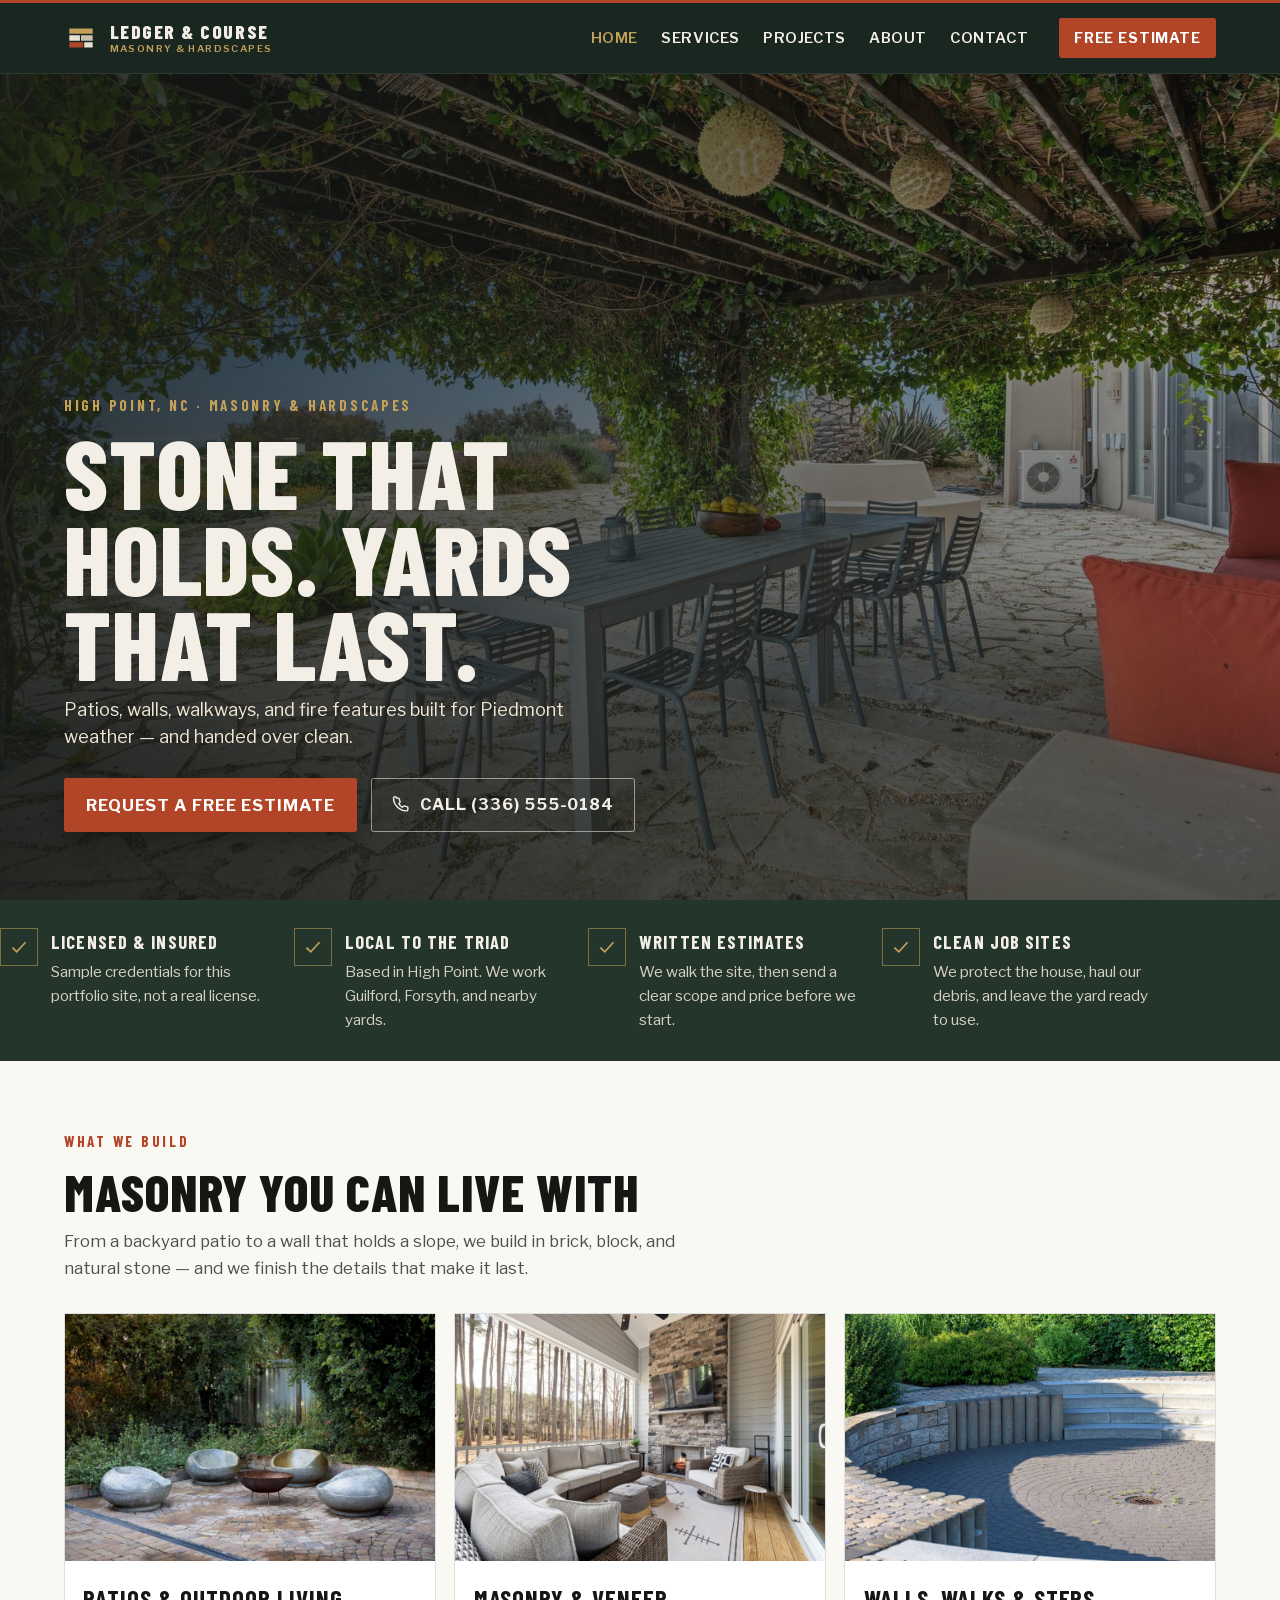
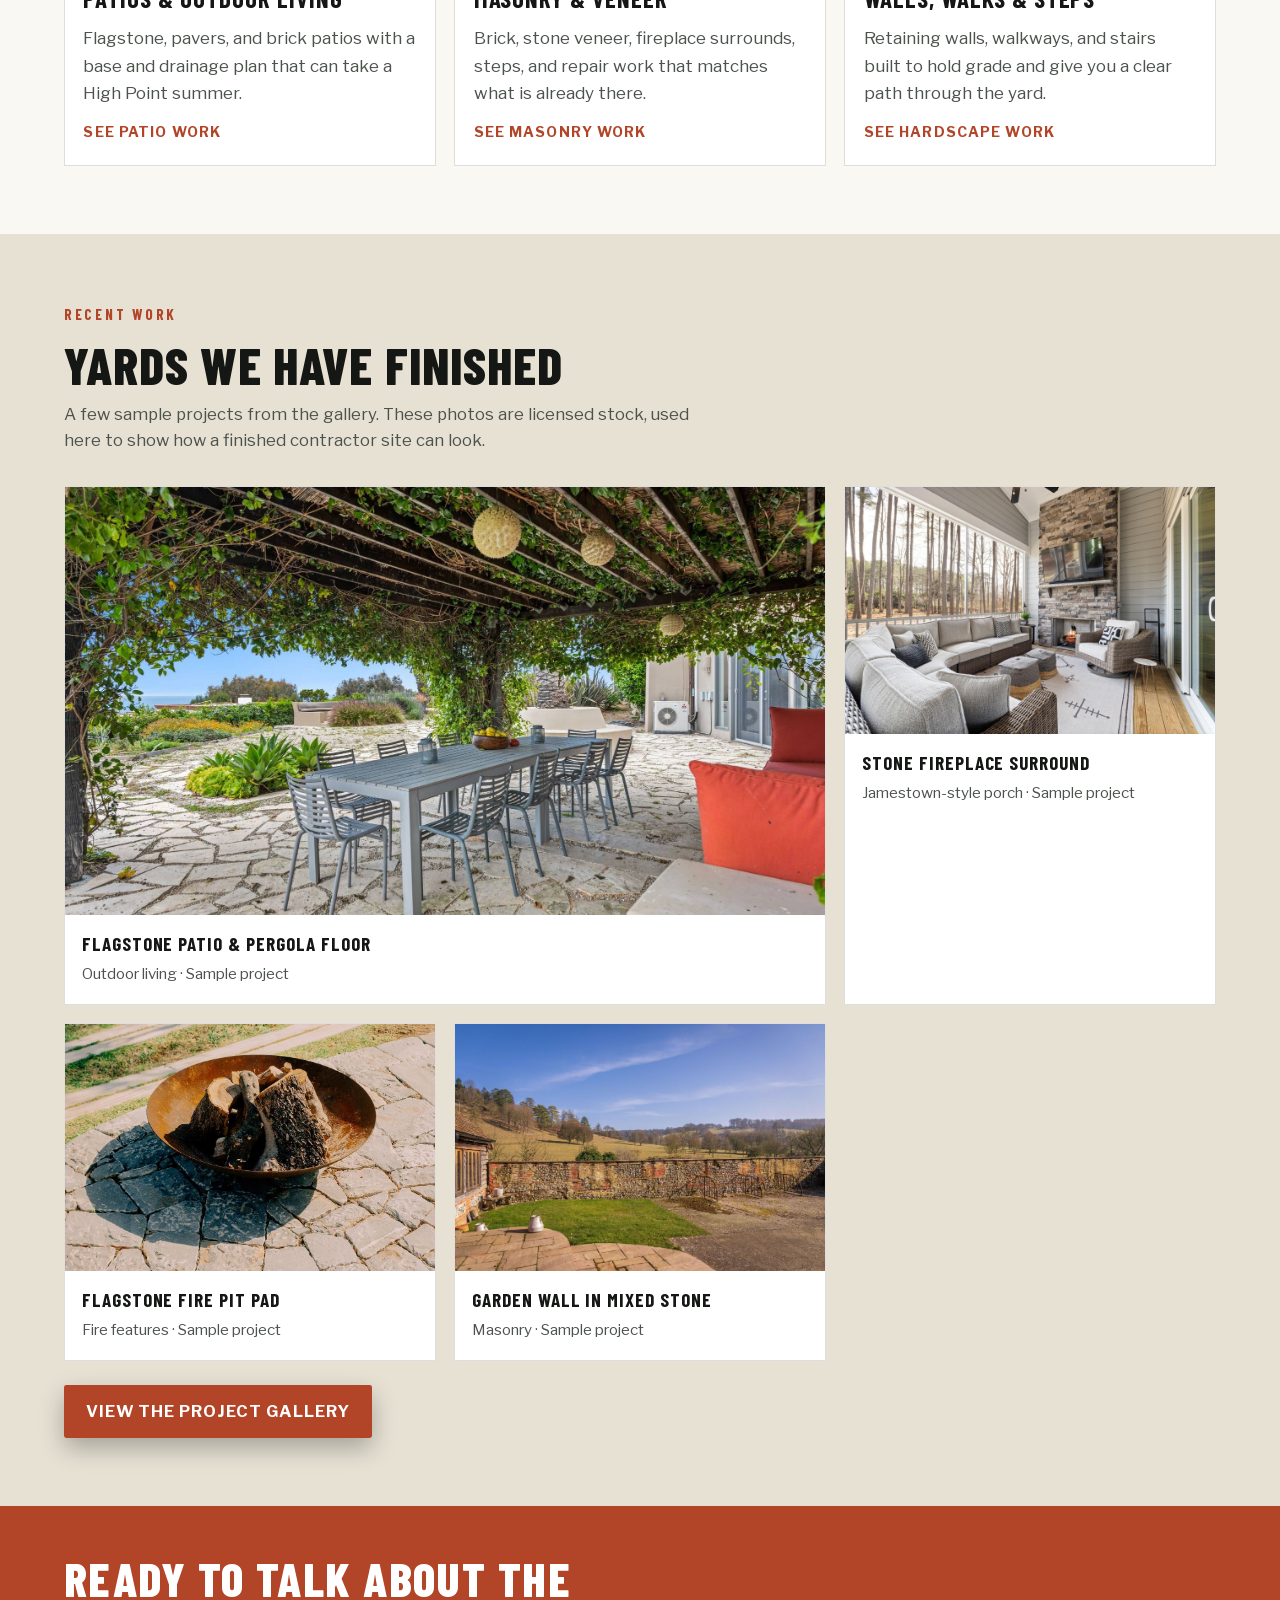
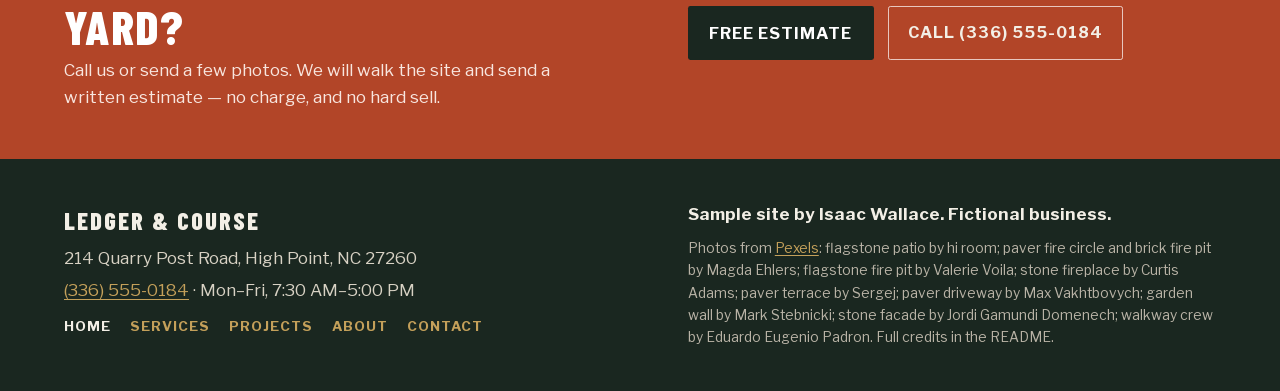
<file: index.html>
<!DOCTYPE html>
<html lang="en">
<head>
  <meta charset="utf-8">
  <meta name="viewport" content="width=device-width, initial-scale=1">
  <meta name="description" content="Ledger &amp; Course is a fictional High Point, NC masonry and hardscape company — patios, stonework, walls, and fire features. Sample site by Isaac Wallace.">
  <title>Ledger &amp; Course | Masonry, Patios &amp; Hardscapes in High Point, NC</title>
  <link rel="icon" href="favicon.svg" type="image/svg+xml">
  <link rel="stylesheet" href="fonts.css">
  <link rel="stylesheet" href="styles.css">
  <script type="application/ld+json">
  {
    "@context": "https://schema.org",
    "@type": "LocalBusiness",
    "name": "Ledger & Course",
    "description": "Fictional masonry and hardscape contractor in High Point, NC. Sample site by Isaac Wallace.",
    "telephone": "+13365550184",
    "email": "demo-sample-not-monitored@example.com",
    "url": "https://afterframentwrk-dot.github.io/contractor-sample/",
    "priceRange": "$$",
    "address": {
      "@type": "PostalAddress",
      "streetAddress": "214 Quarry Post Road",
      "addressLocality": "High Point",
      "addressRegion": "NC",
      "postalCode": "27260",
      "addressCountry": "US"
    },
    "areaServed": [
      "High Point, NC",
      "Greensboro, NC",
      "Winston-Salem, NC",
      "Jamestown, NC",
      "Archdale, NC",
      "Thomasville, NC"
    ],
    "openingHoursSpecification": [
      {
        "@type": "OpeningHoursSpecification",
        "dayOfWeek": ["Monday","Tuesday","Wednesday","Thursday","Friday"],
        "opens": "07:30",
        "closes": "17:00"
      },
      {
        "@type": "OpeningHoursSpecification",
        "dayOfWeek": "Saturday",
        "opens": "08:00",
        "closes": "12:00",
        "description": "By appointment"
      }
    ]
  }
  </script>
</head>
<body>
  <a class="skip-link" href="#main">Skip to content</a>

  <header class="site-header" id="top">
    <div class="header-inner">
      <a class="wordmark" href="index.html">
        <img class="wordmark-mark" src="favicon.svg" width="36" height="36" alt="">
        <span class="wordmark-text">
          Ledger &amp; Course
          <span class="wordmark-sub">Masonry &amp; Hardscapes</span>
        </span>
      </a>

      <nav class="nav" id="site-nav" aria-label="Primary">
        <ul>
          <li><a href="index.html" aria-current="page">Home</a></li>
          <li><a href="services.html">Services</a></li>
          <li><a href="projects.html">Projects</a></li>
          <li><a href="about.html">About</a></li>
          <li><a href="contact.html">Contact</a></li>
        </ul>
      </nav>

      <a class="btn btn-header" href="contact.html">Free estimate</a>

      <button class="nav-toggle" type="button" aria-expanded="false" aria-controls="site-nav" aria-label="Open menu">
        <span class="nav-toggle-bars" aria-hidden="true"></span>
      </button>
    </div>
  </header>

  <main id="main">
    <section class="hero" aria-labelledby="hero-title">
      <div class="hero-media">
        <img
          src="patio-pergola.jpg"
          alt="An irregular flagstone patio under a vine-covered pergola, set with a long dining table and chairs."
          width="1800"
          height="1199"
        >
      </div>
      <div class="hero-inner">
        <p class="eyebrow">High Point, NC · Masonry &amp; hardscapes</p>
        <h1 id="hero-title">Stone that holds. Yards that last.</h1>
        <p class="hero-tagline">Patios, walls, walkways, and fire features built for Piedmont weather — and handed over clean.</p>
        <div class="hero-actions">
          <a class="btn btn-primary" href="contact.html">Request a free estimate</a>
          <a class="btn btn-ghost" href="tel:+13365550184">
            <svg width="20" height="20" viewBox="0 0 24 24" fill="none" aria-hidden="true" focusable="false">
              <path d="M6.5 3.75h2.2c.5 0 .93.33 1.08.81l1.1 3.4a1.13 1.13 0 0 1-.3 1.15L9.3 10.4a13.2 13.2 0 0 0 4.3 4.3l1.28-1.27a1.13 1.13 0 0 1 1.15-.3l3.4 1.1c.48.15.81.58.81 1.08v2.2A1.75 1.75 0 0 1 18.5 19 15.75 15.75 0 0 1 3 3.5 1.75 1.75 0 0 1 4.75 2h0A1.75 1.75 0 0 1 6.5 3.75Z" stroke="currentColor" stroke-width="1.7" stroke-linejoin="round"/>
            </svg>
            Call (336) 555-0184
          </a>
        </div>
      </div>
    </section>

    <section class="trust" aria-label="Why hire us">
      <ul class="wrap trust-grid">
        <li>
          <span class="trust-icon" aria-hidden="true">
            <svg width="18" height="18" viewBox="0 0 24 24" fill="none"><path d="M4 13.5 9 18.5 20 6.5" stroke="currentColor" stroke-width="2.2" stroke-linecap="square"/></svg>
          </span>
          <div>
            <strong>Licensed &amp; insured</strong>
            <p>Sample credentials for this portfolio site, not a real license.</p>
          </div>
        </li>
        <li>
          <span class="trust-icon" aria-hidden="true">
            <svg width="18" height="18" viewBox="0 0 24 24" fill="none"><path d="M4 13.5 9 18.5 20 6.5" stroke="currentColor" stroke-width="2.2" stroke-linecap="square"/></svg>
          </span>
          <div>
            <strong>Local to the Triad</strong>
            <p>Based in High Point. We work Guilford, Forsyth, and nearby yards.</p>
          </div>
        </li>
        <li>
          <span class="trust-icon" aria-hidden="true">
            <svg width="18" height="18" viewBox="0 0 24 24" fill="none"><path d="M4 13.5 9 18.5 20 6.5" stroke="currentColor" stroke-width="2.2" stroke-linecap="square"/></svg>
          </span>
          <div>
            <strong>Written estimates</strong>
            <p>We walk the site, then send a clear scope and price before we start.</p>
          </div>
        </li>
        <li>
          <span class="trust-icon" aria-hidden="true">
            <svg width="18" height="18" viewBox="0 0 24 24" fill="none"><path d="M4 13.5 9 18.5 20 6.5" stroke="currentColor" stroke-width="2.2" stroke-linecap="square"/></svg>
          </span>
          <div>
            <strong>Clean job sites</strong>
            <p>We protect the house, haul our debris, and leave the yard ready to use.</p>
          </div>
        </li>
      </ul>
    </section>

    <section class="section bg-white" aria-labelledby="services-preview-heading">
      <div class="wrap">
        <header class="section-head">
          <p class="eyebrow">What we build</p>
          <h2 id="services-preview-heading">Masonry you can live with</h2>
          <p class="section-lede">From a backyard patio to a wall that holds a slope, we build in brick, block, and natural stone — and we finish the details that make it last.</p>
        </header>
        <div class="card-grid">
          <a class="card" href="services.html#patios">
            <img src="patio-fire-circle.jpg" alt="A circular paver patio with a rusted fire bowl, low brick edging, and garden planting around the edge." width="1800" height="1200">
            <div class="card-body">
              <h3 class="card-title">Patios &amp; outdoor living</h3>
              <p>Flagstone, pavers, and brick patios with a base and drainage plan that can take a High Point summer.</p>
              <span class="card-link">See patio work</span>
            </div>
          </a>
          <a class="card" href="services.html#masonry">
            <img src="fireplace-veneer.jpg" alt="A stacked-stone fireplace on a screened porch with a sofa, chairs, and pine trees visible through the screens." width="1800" height="1200">
            <div class="card-body">
              <h3 class="card-title">Masonry &amp; veneer</h3>
              <p>Brick, stone veneer, fireplace surrounds, steps, and repair work that matches what is already there.</p>
              <span class="card-link">See masonry work</span>
            </div>
          </a>
          <a class="card" href="services.html#hardscapes">
            <img src="paver-terrace.jpg" alt="A circular paver terrace with a curved retaining wall and broad stone steps leading up to a planted landing." width="1800" height="1199">
            <div class="card-body">
              <h3 class="card-title">Walls, walks &amp; steps</h3>
              <p>Retaining walls, walkways, and stairs built to hold grade and give you a clear path through the yard.</p>
              <span class="card-link">See hardscape work</span>
            </div>
          </a>
        </div>
      </div>
    </section>

    <section class="section bg-stone" aria-labelledby="projects-preview-heading">
      <div class="wrap">
        <header class="section-head">
          <p class="eyebrow">Recent work</p>
          <h2 id="projects-preview-heading">Yards we have finished</h2>
          <p class="section-lede">A few sample projects from the gallery. These photos are licensed stock, used here to show how a finished contractor site can look.</p>
        </header>
        <div class="project-grid">
          <figure class="project feature">
            <img src="patio-pergola.jpg" alt="Flagstone patio under a vine-covered pergola with a dining table set for a meal." width="1800" height="1199">
            <figcaption>
              <strong>Flagstone patio &amp; pergola floor</strong>
              <span>Outdoor living · Sample project</span>
            </figcaption>
          </figure>
          <figure class="project">
            <img src="fireplace-veneer.jpg" alt="Stacked stone fireplace on a screened porch looking out to a pine stand." width="1800" height="1200">
            <figcaption>
              <strong>Stone fireplace surround</strong>
              <span>Jamestown-style porch · Sample project</span>
            </figcaption>
          </figure>
          <figure class="project">
            <img src="fire-pit-flagstone.jpg" alt="A rusted steel fire bowl filled with logs, set on an irregular grey flagstone patio." width="1066" height="1600" style="object-position: 50% 72%;">
            <figcaption>
              <strong>Flagstone fire pit pad</strong>
              <span>Fire features · Sample project</span>
            </figcaption>
          </figure>
          <figure class="project">
            <img src="stone-garden-wall.jpg" alt="A long mixed stone and brick garden wall beyond a flagstone patio, with open hills in the distance." width="1800" height="1199">
            <figcaption>
              <strong>Garden wall in mixed stone</strong>
              <span>Masonry · Sample project</span>
            </figcaption>
          </figure>
        </div>
        <p style="margin:1.5rem 0 0"><a class="btn btn-primary" href="projects.html">View the project gallery</a></p>
      </div>
    </section>

    <section class="cta-band" aria-labelledby="cta-heading">
      <div class="wrap cta-band-inner">
        <div>
          <h2 id="cta-heading">Ready to talk about the yard?</h2>
          <p>Call us or send a few photos. We will walk the site and send a written estimate — no charge, and no hard sell.</p>
        </div>
        <div class="hero-actions">
          <a class="btn btn-primary" href="contact.html">Free estimate</a>
          <a class="btn btn-ghost" href="tel:+13365550184">Call (336) 555-0184</a>
        </div>
      </div>
    </section>
  </main>

  <footer class="site-footer">
    <div class="wrap footer-inner">
      <div>
        <p class="footer-name">Ledger &amp; Course</p>
        <p>214 Quarry Post Road, High Point, NC 27260</p>
        <p><a href="tel:+13365550184">(336) 555-0184</a> · Mon–Fri, 7:30 AM–5:00 PM</p>
        <nav class="footer-nav" aria-label="Footer">
        <a href="index.html" aria-current="page">Home</a>
        <a href="services.html">Services</a>
        <a href="projects.html">Projects</a>
        <a href="about.html">About</a>
        <a href="contact.html">Contact</a>
        </nav>
      </div>
      <div class="footer-notes">
        <p class="sample-line">Sample site by Isaac Wallace. Fictional business.</p>
        <p class="credits">Photos from <a href="https://www.pexels.com/" rel="noopener noreferrer">Pexels</a>: flagstone patio by hi room; paver fire circle and brick fire pit by Magda Ehlers; flagstone fire pit by Valerie Voila; stone fireplace by Curtis Adams; paver terrace by Sergej; paver driveway by Max Vakhtbovych; garden wall by Mark Stebnicki; stone facade by Jordi Gamundi Domenech; walkway crew by Eduardo Eugenio Padron. Full credits in the README.</p>
      </div>
    </div>
  </footer>
  <script>
    (function () {
      var toggle = document.querySelector(".nav-toggle");
      var nav = document.getElementById("site-nav");
      var header = document.querySelector(".site-header");
      if (!toggle || !nav) return;

      function setOpen(open) {
        toggle.setAttribute("aria-expanded", open ? "true" : "false");
        toggle.setAttribute("aria-label", open ? "Close menu" : "Open menu");
        document.body.classList.toggle("nav-open", open);
      }

      toggle.addEventListener("click", function () {
        setOpen(toggle.getAttribute("aria-expanded") !== "true");
      });

      nav.querySelectorAll("a").forEach(function (link) {
        link.addEventListener("click", function () { setOpen(false); });
      });

      document.addEventListener("keydown", function (e) {
        if (e.key === "Escape") setOpen(false);
      });

      function onScroll() {
        header.classList.toggle("is-scrolled", window.scrollY > 20);
      }
      onScroll();
      window.addEventListener("scroll", onScroll, { passive: true });
    })();
  </script>
</body>
</html>
</file>
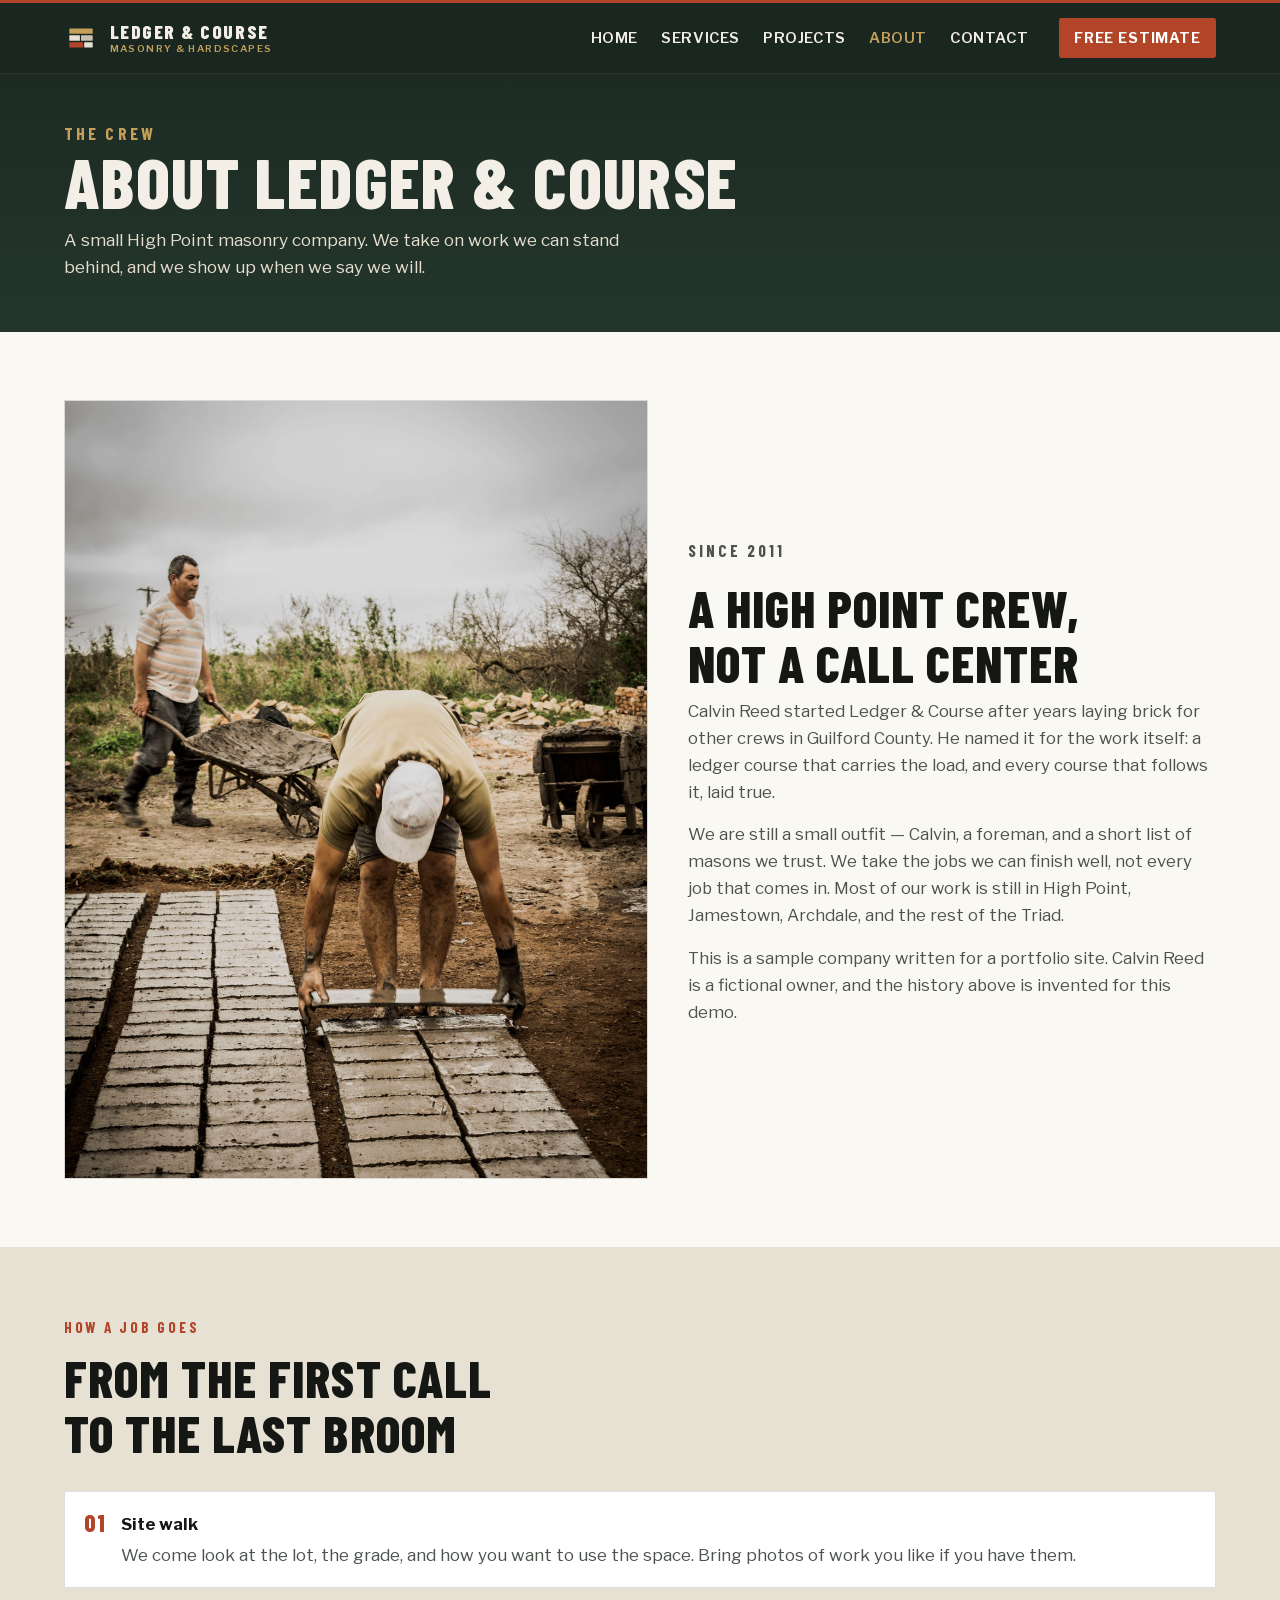
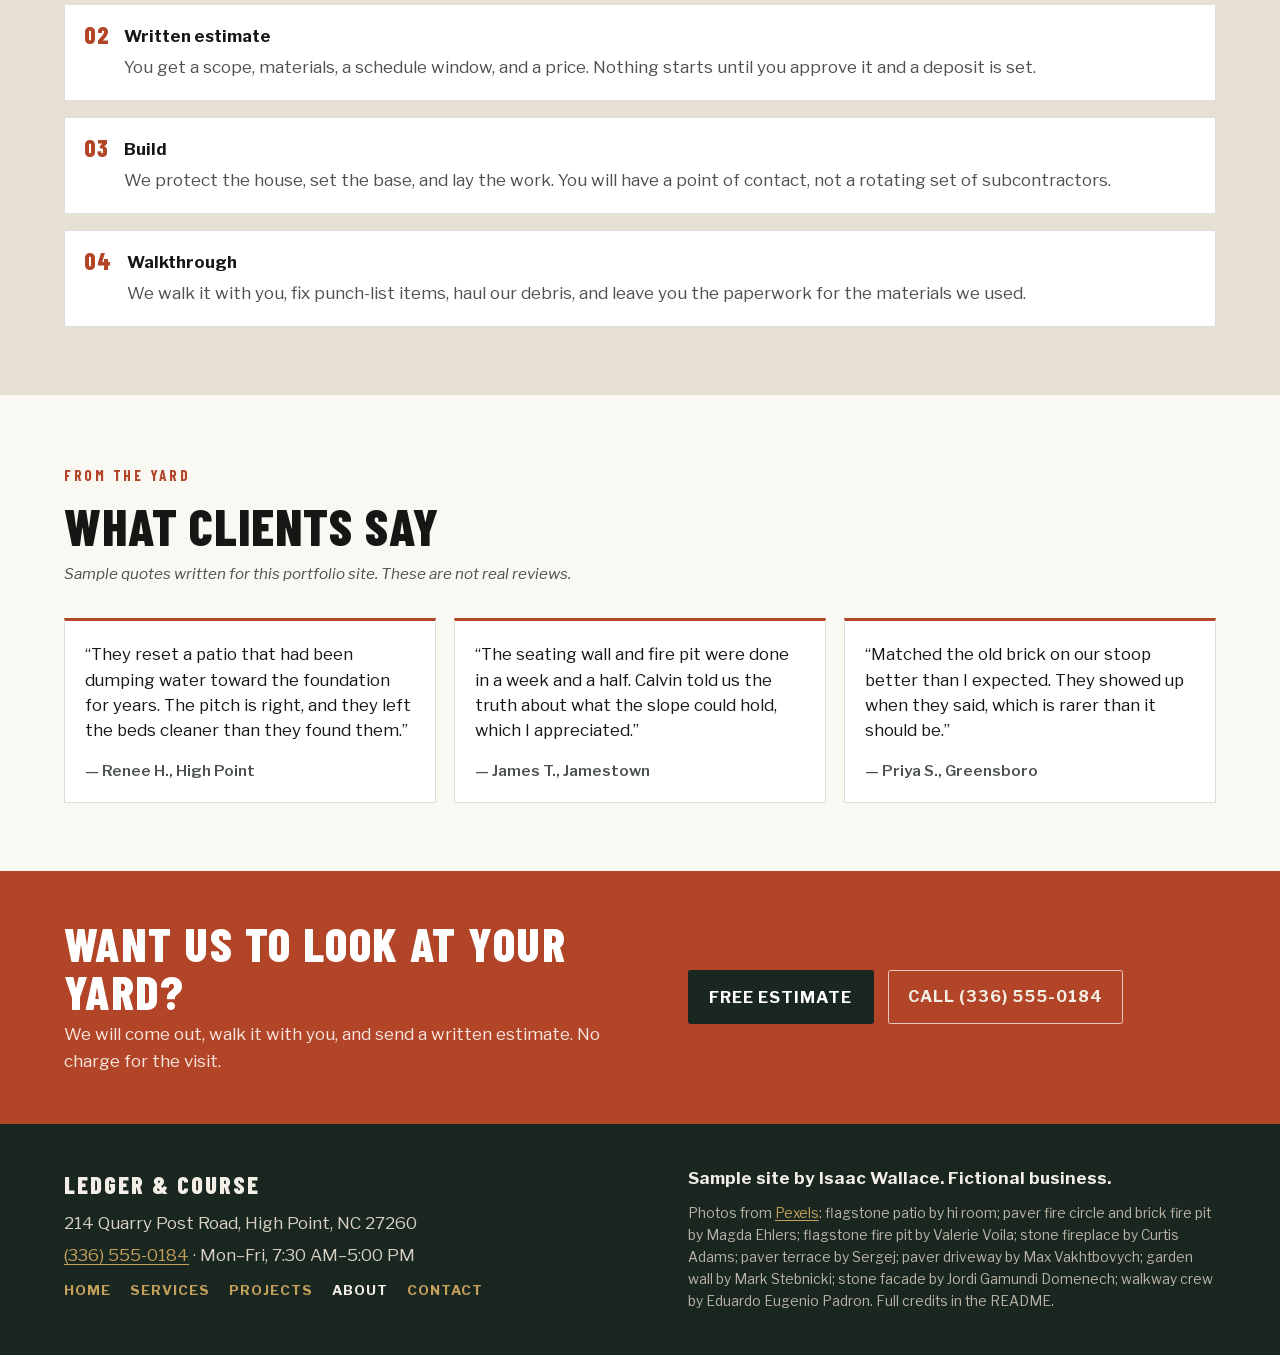
<file: about.html>
<!DOCTYPE html>
<html lang="en">
<head>
  <meta charset="utf-8">
  <meta name="viewport" content="width=device-width, initial-scale=1">
  <meta name="description" content="The story of Ledger &amp; Course, a fictional High Point, NC masonry and hardscape crew. Sample site by Isaac Wallace.">
  <title>About | Ledger &amp; Course — High Point Masonry Crew</title>
  <link rel="icon" href="favicon.svg" type="image/svg+xml">
  <link rel="stylesheet" href="fonts.css">
  <link rel="stylesheet" href="styles.css">
  <script type="application/ld+json">
  {
    "@context": "https://schema.org",
    "@type": "LocalBusiness",
    "name": "Ledger & Course",
    "description": "Fictional masonry and hardscape contractor in High Point, NC. Sample site by Isaac Wallace.",
    "telephone": "+13365550184",
    "email": "demo-sample-not-monitored@example.com",
    "url": "https://afterframentwrk-dot.github.io/contractor-sample/",
    "priceRange": "$$",
    "address": {
      "@type": "PostalAddress",
      "streetAddress": "214 Quarry Post Road",
      "addressLocality": "High Point",
      "addressRegion": "NC",
      "postalCode": "27260",
      "addressCountry": "US"
    },
    "areaServed": [
      "High Point, NC",
      "Greensboro, NC",
      "Winston-Salem, NC",
      "Jamestown, NC",
      "Archdale, NC",
      "Thomasville, NC"
    ],
    "openingHoursSpecification": [
      {
        "@type": "OpeningHoursSpecification",
        "dayOfWeek": ["Monday","Tuesday","Wednesday","Thursday","Friday"],
        "opens": "07:30",
        "closes": "17:00"
      },
      {
        "@type": "OpeningHoursSpecification",
        "dayOfWeek": "Saturday",
        "opens": "08:00",
        "closes": "12:00",
        "description": "By appointment"
      }
    ]
  }
  </script>
</head>
<body>
  <a class="skip-link" href="#main">Skip to content</a>

  <header class="site-header" id="top">
    <div class="header-inner">
      <a class="wordmark" href="index.html">
        <img class="wordmark-mark" src="favicon.svg" width="36" height="36" alt="">
        <span class="wordmark-text">
          Ledger &amp; Course
          <span class="wordmark-sub">Masonry &amp; Hardscapes</span>
        </span>
      </a>

      <nav class="nav" id="site-nav" aria-label="Primary">
        <ul>
          <li><a href="index.html">Home</a></li>
          <li><a href="services.html">Services</a></li>
          <li><a href="projects.html">Projects</a></li>
          <li><a href="about.html" aria-current="page">About</a></li>
          <li><a href="contact.html">Contact</a></li>
        </ul>
      </nav>

      <a class="btn btn-header" href="contact.html">Free estimate</a>

      <button class="nav-toggle" type="button" aria-expanded="false" aria-controls="site-nav" aria-label="Open menu">
        <span class="nav-toggle-bars" aria-hidden="true"></span>
      </button>
    </div>
  </header>

  <main id="main">
    <header class="page-hero">
      <div class="wrap">
        <p class="eyebrow">The crew</p>
        <h1>About Ledger &amp; Course</h1>
        <p>A small High Point masonry company. We take on work we can stand behind, and we show up when we say we will.</p>
      </div>
    </header>

    <section class="section bg-white" aria-labelledby="story-heading">
      <div class="wrap split">
        <img class="portrait" src="crew-walkway.jpg" alt="Two masons building a brick walkway, one leveling a course with a straightedge while the other brings a wheelbarrow of mortar." width="1066" height="1600">
        <div class="about-copy">
          <p class="eyebrow">Since 2011</p>
          <h2 id="story-heading">A High Point crew, not a call center</h2>
          <p>Calvin Reed started Ledger &amp; Course after years laying brick for other crews in Guilford County. He named it for the work itself: a ledger course that carries the load, and every course that follows it, laid true.</p>
          <p>We are still a small outfit — Calvin, a foreman, and a short list of masons we trust. We take the jobs we can finish well, not every job that comes in. Most of our work is still in High Point, Jamestown, Archdale, and the rest of the Triad.</p>
          <p>This is a sample company written for a portfolio site. Calvin Reed is a fictional owner, and the history above is invented for this demo.</p>
        </div>
      </div>
    </section>

    <section class="section bg-stone" aria-labelledby="process-heading">
      <div class="wrap">
        <header class="section-head">
          <p class="eyebrow">How a job goes</p>
          <h2 id="process-heading">From the first call to the last broom</h2>
        </header>
        <ol class="process">
          <li>
            <span class="step">01</span>
            <div>
              <h3>Site walk</h3>
              <p>We come look at the lot, the grade, and how you want to use the space. Bring photos of work you like if you have them.</p>
            </div>
          </li>
          <li>
            <span class="step">02</span>
            <div>
              <h3>Written estimate</h3>
              <p>You get a scope, materials, a schedule window, and a price. Nothing starts until you approve it and a deposit is set.</p>
            </div>
          </li>
          <li>
            <span class="step">03</span>
            <div>
              <h3>Build</h3>
              <p>We protect the house, set the base, and lay the work. You will have a point of contact, not a rotating set of subcontractors.</p>
            </div>
          </li>
          <li>
            <span class="step">04</span>
            <div>
              <h3>Walkthrough</h3>
              <p>We walk it with you, fix punch-list items, haul our debris, and leave you the paperwork for the materials we used.</p>
            </div>
          </li>
        </ol>
      </div>
    </section>

    <section class="section bg-white" aria-labelledby="reviews-heading">
      <div class="wrap">
        <header class="section-head">
          <p class="eyebrow">From the yard</p>
          <h2 id="reviews-heading">What clients say</h2>
          <p class="sample-note">Sample quotes written for this portfolio site. These are not real reviews.</p>
        </header>
        <ul class="review-grid">
          <li class="review-card">
            <p>“They reset a patio that had been dumping water toward the foundation for years. The pitch is right, and they left the beds cleaner than they found them.”</p>
            <footer>— Renee H., High Point</footer>
          </li>
          <li class="review-card">
            <p>“The seating wall and fire pit were done in a week and a half. Calvin told us the truth about what the slope could hold, which I appreciated.”</p>
            <footer>— James T., Jamestown</footer>
          </li>
          <li class="review-card">
            <p>“Matched the old brick on our stoop better than I expected. They showed up when they said, which is rarer than it should be.”</p>
            <footer>— Priya S., Greensboro</footer>
          </li>
        </ul>
      </div>
    </section>

    <section class="cta-band" aria-labelledby="cta-heading">
      <div class="wrap cta-band-inner">
        <div>
          <h2 id="cta-heading">Want us to look at your yard?</h2>
          <p>We will come out, walk it with you, and send a written estimate. No charge for the visit.</p>
        </div>
        <div class="hero-actions">
          <a class="btn btn-primary" href="contact.html">Free estimate</a>
          <a class="btn btn-ghost" href="tel:+13365550184">Call (336) 555-0184</a>
        </div>
      </div>
    </section>
  </main>

  <footer class="site-footer">
    <div class="wrap footer-inner">
      <div>
        <p class="footer-name">Ledger &amp; Course</p>
        <p>214 Quarry Post Road, High Point, NC 27260</p>
        <p><a href="tel:+13365550184">(336) 555-0184</a> · Mon–Fri, 7:30 AM–5:00 PM</p>
        <nav class="footer-nav" aria-label="Footer">
        <a href="index.html">Home</a>
        <a href="services.html">Services</a>
        <a href="projects.html">Projects</a>
        <a href="about.html" aria-current="page">About</a>
        <a href="contact.html">Contact</a>
        </nav>
      </div>
      <div class="footer-notes">
        <p class="sample-line">Sample site by Isaac Wallace. Fictional business.</p>
        <p class="credits">Photos from <a href="https://www.pexels.com/" rel="noopener noreferrer">Pexels</a>: flagstone patio by hi room; paver fire circle and brick fire pit by Magda Ehlers; flagstone fire pit by Valerie Voila; stone fireplace by Curtis Adams; paver terrace by Sergej; paver driveway by Max Vakhtbovych; garden wall by Mark Stebnicki; stone facade by Jordi Gamundi Domenech; walkway crew by Eduardo Eugenio Padron. Full credits in the README.</p>
      </div>
    </div>
  </footer>
  <script>
    (function () {
      var toggle = document.querySelector(".nav-toggle");
      var nav = document.getElementById("site-nav");
      var header = document.querySelector(".site-header");
      if (!toggle || !nav) return;

      function setOpen(open) {
        toggle.setAttribute("aria-expanded", open ? "true" : "false");
        toggle.setAttribute("aria-label", open ? "Close menu" : "Open menu");
        document.body.classList.toggle("nav-open", open);
      }

      toggle.addEventListener("click", function () {
        setOpen(toggle.getAttribute("aria-expanded") !== "true");
      });

      nav.querySelectorAll("a").forEach(function (link) {
        link.addEventListener("click", function () { setOpen(false); });
      });

      document.addEventListener("keydown", function (e) {
        if (e.key === "Escape") setOpen(false);
      });

      function onScroll() {
        header.classList.toggle("is-scrolled", window.scrollY > 20);
      }
      onScroll();
      window.addEventListener("scroll", onScroll, { passive: true });
    })();
  </script>
</body>
</html>
</file>
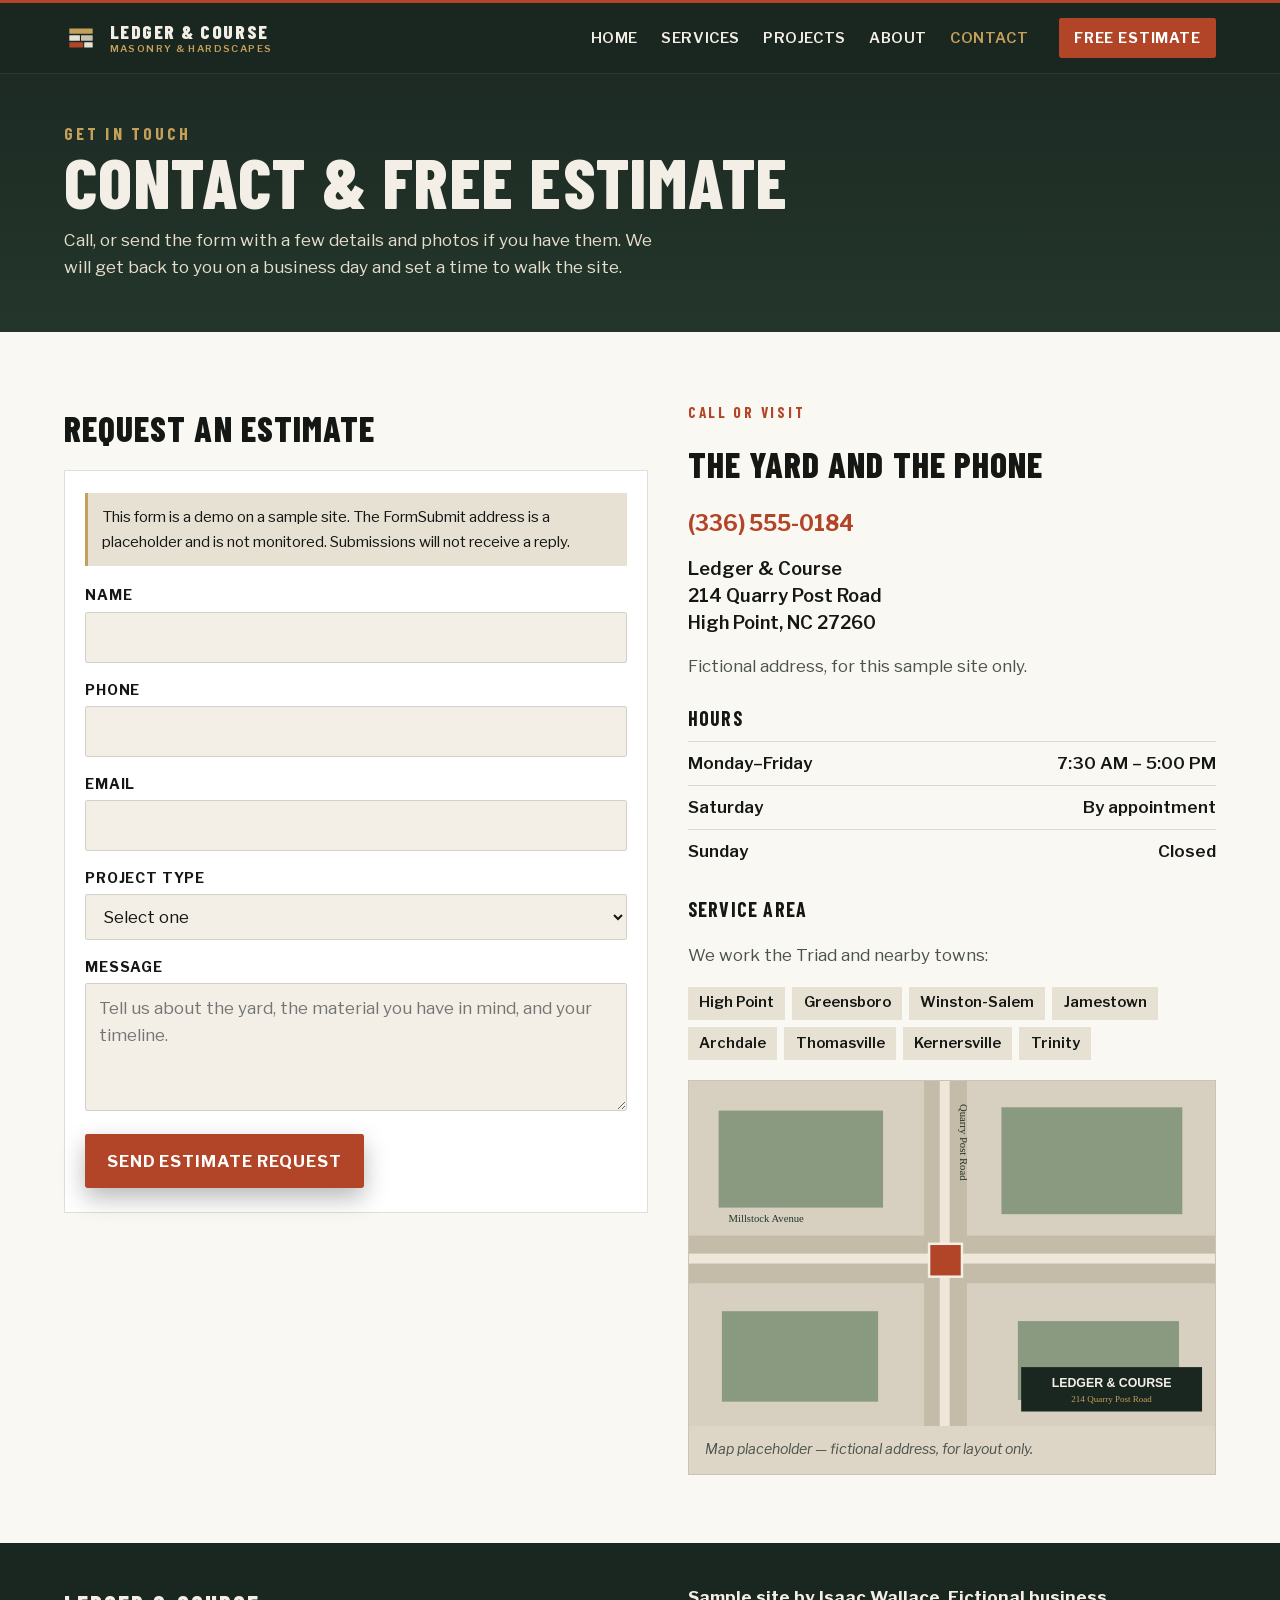
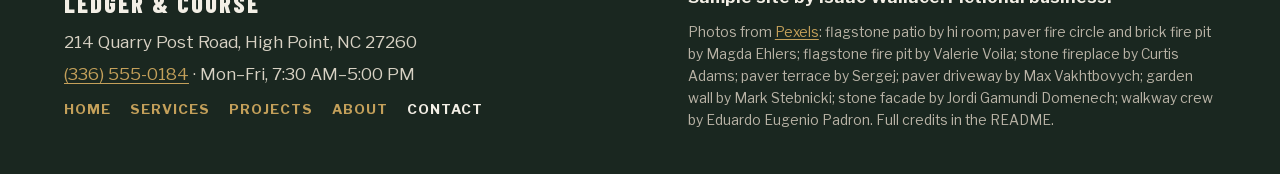
<file: contact.html>
<!DOCTYPE html>
<html lang="en">
<head>
  <meta charset="utf-8">
  <meta name="viewport" content="width=device-width, initial-scale=1">
  <meta name="description" content="Request a free estimate from Ledger &amp; Course, a fictional High Point masonry and hardscape contractor. Call (336) 555-0184. Sample site by Isaac Wallace.">
  <title>Free Estimate | Ledger &amp; Course — High Point, NC</title>
  <link rel="icon" href="favicon.svg" type="image/svg+xml">
  <link rel="stylesheet" href="fonts.css">
  <link rel="stylesheet" href="styles.css">
  <script type="application/ld+json">
  {
    "@context": "https://schema.org",
    "@type": "LocalBusiness",
    "name": "Ledger & Course",
    "description": "Fictional masonry and hardscape contractor in High Point, NC. Sample site by Isaac Wallace.",
    "telephone": "+13365550184",
    "email": "demo-sample-not-monitored@example.com",
    "url": "https://afterframentwrk-dot.github.io/contractor-sample/",
    "priceRange": "$$",
    "address": {
      "@type": "PostalAddress",
      "streetAddress": "214 Quarry Post Road",
      "addressLocality": "High Point",
      "addressRegion": "NC",
      "postalCode": "27260",
      "addressCountry": "US"
    },
    "areaServed": [
      "High Point, NC",
      "Greensboro, NC",
      "Winston-Salem, NC",
      "Jamestown, NC",
      "Archdale, NC",
      "Thomasville, NC"
    ],
    "openingHoursSpecification": [
      {
        "@type": "OpeningHoursSpecification",
        "dayOfWeek": ["Monday","Tuesday","Wednesday","Thursday","Friday"],
        "opens": "07:30",
        "closes": "17:00"
      },
      {
        "@type": "OpeningHoursSpecification",
        "dayOfWeek": "Saturday",
        "opens": "08:00",
        "closes": "12:00",
        "description": "By appointment"
      }
    ]
  }
  </script>
</head>
<body>
  <a class="skip-link" href="#main">Skip to content</a>

  <header class="site-header" id="top">
    <div class="header-inner">
      <a class="wordmark" href="index.html">
        <img class="wordmark-mark" src="favicon.svg" width="36" height="36" alt="">
        <span class="wordmark-text">
          Ledger &amp; Course
          <span class="wordmark-sub">Masonry &amp; Hardscapes</span>
        </span>
      </a>

      <nav class="nav" id="site-nav" aria-label="Primary">
        <ul>
          <li><a href="index.html">Home</a></li>
          <li><a href="services.html">Services</a></li>
          <li><a href="projects.html">Projects</a></li>
          <li><a href="about.html">About</a></li>
          <li><a href="contact.html" aria-current="page">Contact</a></li>
        </ul>
      </nav>

      <a class="btn btn-header" href="contact.html">Free estimate</a>

      <button class="nav-toggle" type="button" aria-expanded="false" aria-controls="site-nav" aria-label="Open menu">
        <span class="nav-toggle-bars" aria-hidden="true"></span>
      </button>
    </div>
  </header>

  <main id="main">
    <header class="page-hero">
      <div class="wrap">
        <p class="eyebrow">Get in touch</p>
        <h1>Contact &amp; free estimate</h1>
        <p>Call, or send the form with a few details and photos if you have them. We will get back to you on a business day and set a time to walk the site.</p>
      </div>
    </header>

    <section class="section bg-white" aria-labelledby="form-heading">
      <div class="wrap contact-grid">
        <div>
          <h2 id="form-heading">Request an estimate</h2>
          <form class="estimate-form" action="https://formsubmit.co/demo-sample-not-monitored@example.com" method="post">
            <p class="form-demo-note">This form is a demo on a sample site. The FormSubmit address is a placeholder and is not monitored. Submissions will not receive a reply.</p>
            <input type="hidden" name="_subject" value="[DEMO] Estimate request — Ledger &amp; Course sample site">
            <input type="hidden" name="_captcha" value="false">
            <input type="hidden" name="_template" value="table">
            <div class="form-row">
              <label for="name">Name</label>
              <input id="name" name="name" type="text" autocomplete="name" required>
            </div>
            <div class="form-row">
              <label for="phone">Phone</label>
              <input id="phone" name="phone" type="tel" autocomplete="tel" required>
            </div>
            <div class="form-row">
              <label for="email">Email</label>
              <input id="email" name="email" type="email" autocomplete="email" required>
            </div>
            <div class="form-row">
              <label for="project-type">Project type</label>
              <select id="project-type" name="project-type" required>
                <option value="">Select one</option>
                <option>Patio or outdoor living</option>
                <option>Retaining wall</option>
                <option>Walkway or steps</option>
                <option>Stone veneer or brickwork</option>
                <option>Fire pit or fireplace</option>
                <option>Repair or repointing</option>
                <option>Other</option>
              </select>
            </div>
            <div class="form-row">
              <label for="message">Message</label>
              <textarea id="message" name="message" required placeholder="Tell us about the yard, the material you have in mind, and your timeline."></textarea>
            </div>
            <button class="btn btn-primary" type="submit">Send estimate request</button>
          </form>
        </div>

        <aside class="contact-aside">
          <p class="eyebrow">Call or visit</p>
          <h2>The yard and the phone</h2>
          <p class="contact-phone"><a href="tel:+13365550184">(336) 555-0184</a></p>
          <address>
            Ledger &amp; Course<br>
            214 Quarry Post Road<br>
            High Point, NC 27260
          </address>
          <p class="muted">Fictional address, for this sample site only.</p>

          <h3 style="margin:1.4rem 0 0.4rem;font-family:var(--font-display);letter-spacing:0.06em;text-transform:uppercase;">Hours</h3>
          <ul class="hours-list">
            <li><span>Monday–Friday</span> <span>7:30 AM – 5:00 PM</span></li>
            <li><span>Saturday</span> <span>By appointment</span></li>
            <li><span>Sunday</span> <span>Closed</span></li>
          </ul>

          <h3 style="margin:0 0 0.5rem;font-family:var(--font-display);letter-spacing:0.06em;text-transform:uppercase;">Service area</h3>
          <p class="muted">We work the Triad and nearby towns:</p>
          <ul class="area-list">
            <li>High Point</li>
            <li>Greensboro</li>
            <li>Winston-Salem</li>
            <li>Jamestown</li>
            <li>Archdale</li>
            <li>Thomasville</li>
            <li>Kernersville</li>
            <li>Trinity</li>
          </ul>

        <div class="map-panel" role="img" aria-label="Illustrated map placeholder for a fictional High Point address at 214 Quarry Post Road.">
          <svg class="map-art" viewBox="0 0 640 420" xmlns="http://www.w3.org/2000/svg" aria-hidden="true" focusable="false">
            <rect width="640" height="420" fill="#D7D0C0"/>
            <rect x="0" y="188" width="640" height="58" fill="#C4BBA8"/>
            <rect x="286" y="0" width="52" height="420" fill="#C4BBA8"/>
            <rect x="0" y="210" width="640" height="12" fill="#EFE8DA"/>
            <rect x="305" y="0" width="12" height="420" fill="#EFE8DA"/>
            <rect x="36" y="36" width="200" height="118" fill="#8A9A80"/>
            <rect x="380" y="32" width="220" height="130" fill="#8A9A80"/>
            <rect x="40" y="280" width="190" height="110" fill="#8A9A80"/>
            <rect x="400" y="292" width="196" height="96" fill="#8A9A80"/>
            <text x="48" y="172" font-family="Georgia, serif" font-size="13" fill="#24362C">Millstock Avenue</text>
            <text x="330" y="28" font-family="Georgia, serif" font-size="13" fill="#24362C" transform="rotate(90 330 28)">Quarry Post Road</text>
            <rect x="292" y="198" width="40" height="40" fill="#B24528" stroke="#F3EFE6" stroke-width="3"/>
            <rect x="404" y="348" width="220" height="54" fill="#1A2720"/>
            <text x="514" y="372" text-anchor="middle" font-family="Arial Narrow, sans-serif" font-size="15" font-weight="700" fill="#F3EFE6">LEDGER &amp; COURSE</text>
            <text x="514" y="390" text-anchor="middle" font-family="Georgia, serif" font-size="11" fill="#C4A05A">214 Quarry Post Road</text>
          </svg>
          <p class="map-caption">Map placeholder — fictional address, for layout only.</p>
        </div>
        </aside>
      </div>
    </section>
  </main>

  <footer class="site-footer">
    <div class="wrap footer-inner">
      <div>
        <p class="footer-name">Ledger &amp; Course</p>
        <p>214 Quarry Post Road, High Point, NC 27260</p>
        <p><a href="tel:+13365550184">(336) 555-0184</a> · Mon–Fri, 7:30 AM–5:00 PM</p>
        <nav class="footer-nav" aria-label="Footer">
        <a href="index.html">Home</a>
        <a href="services.html">Services</a>
        <a href="projects.html">Projects</a>
        <a href="about.html">About</a>
        <a href="contact.html" aria-current="page">Contact</a>
        </nav>
      </div>
      <div class="footer-notes">
        <p class="sample-line">Sample site by Isaac Wallace. Fictional business.</p>
        <p class="credits">Photos from <a href="https://www.pexels.com/" rel="noopener noreferrer">Pexels</a>: flagstone patio by hi room; paver fire circle and brick fire pit by Magda Ehlers; flagstone fire pit by Valerie Voila; stone fireplace by Curtis Adams; paver terrace by Sergej; paver driveway by Max Vakhtbovych; garden wall by Mark Stebnicki; stone facade by Jordi Gamundi Domenech; walkway crew by Eduardo Eugenio Padron. Full credits in the README.</p>
      </div>
    </div>
  </footer>
  <script>
    (function () {
      var toggle = document.querySelector(".nav-toggle");
      var nav = document.getElementById("site-nav");
      var header = document.querySelector(".site-header");
      if (!toggle || !nav) return;

      function setOpen(open) {
        toggle.setAttribute("aria-expanded", open ? "true" : "false");
        toggle.setAttribute("aria-label", open ? "Close menu" : "Open menu");
        document.body.classList.toggle("nav-open", open);
      }

      toggle.addEventListener("click", function () {
        setOpen(toggle.getAttribute("aria-expanded") !== "true");
      });

      nav.querySelectorAll("a").forEach(function (link) {
        link.addEventListener("click", function () { setOpen(false); });
      });

      document.addEventListener("keydown", function (e) {
        if (e.key === "Escape") setOpen(false);
      });

      function onScroll() {
        header.classList.toggle("is-scrolled", window.scrollY > 20);
      }
      onScroll();
      window.addEventListener("scroll", onScroll, { passive: true });
    })();
  </script>
</body>
</html>
</file>
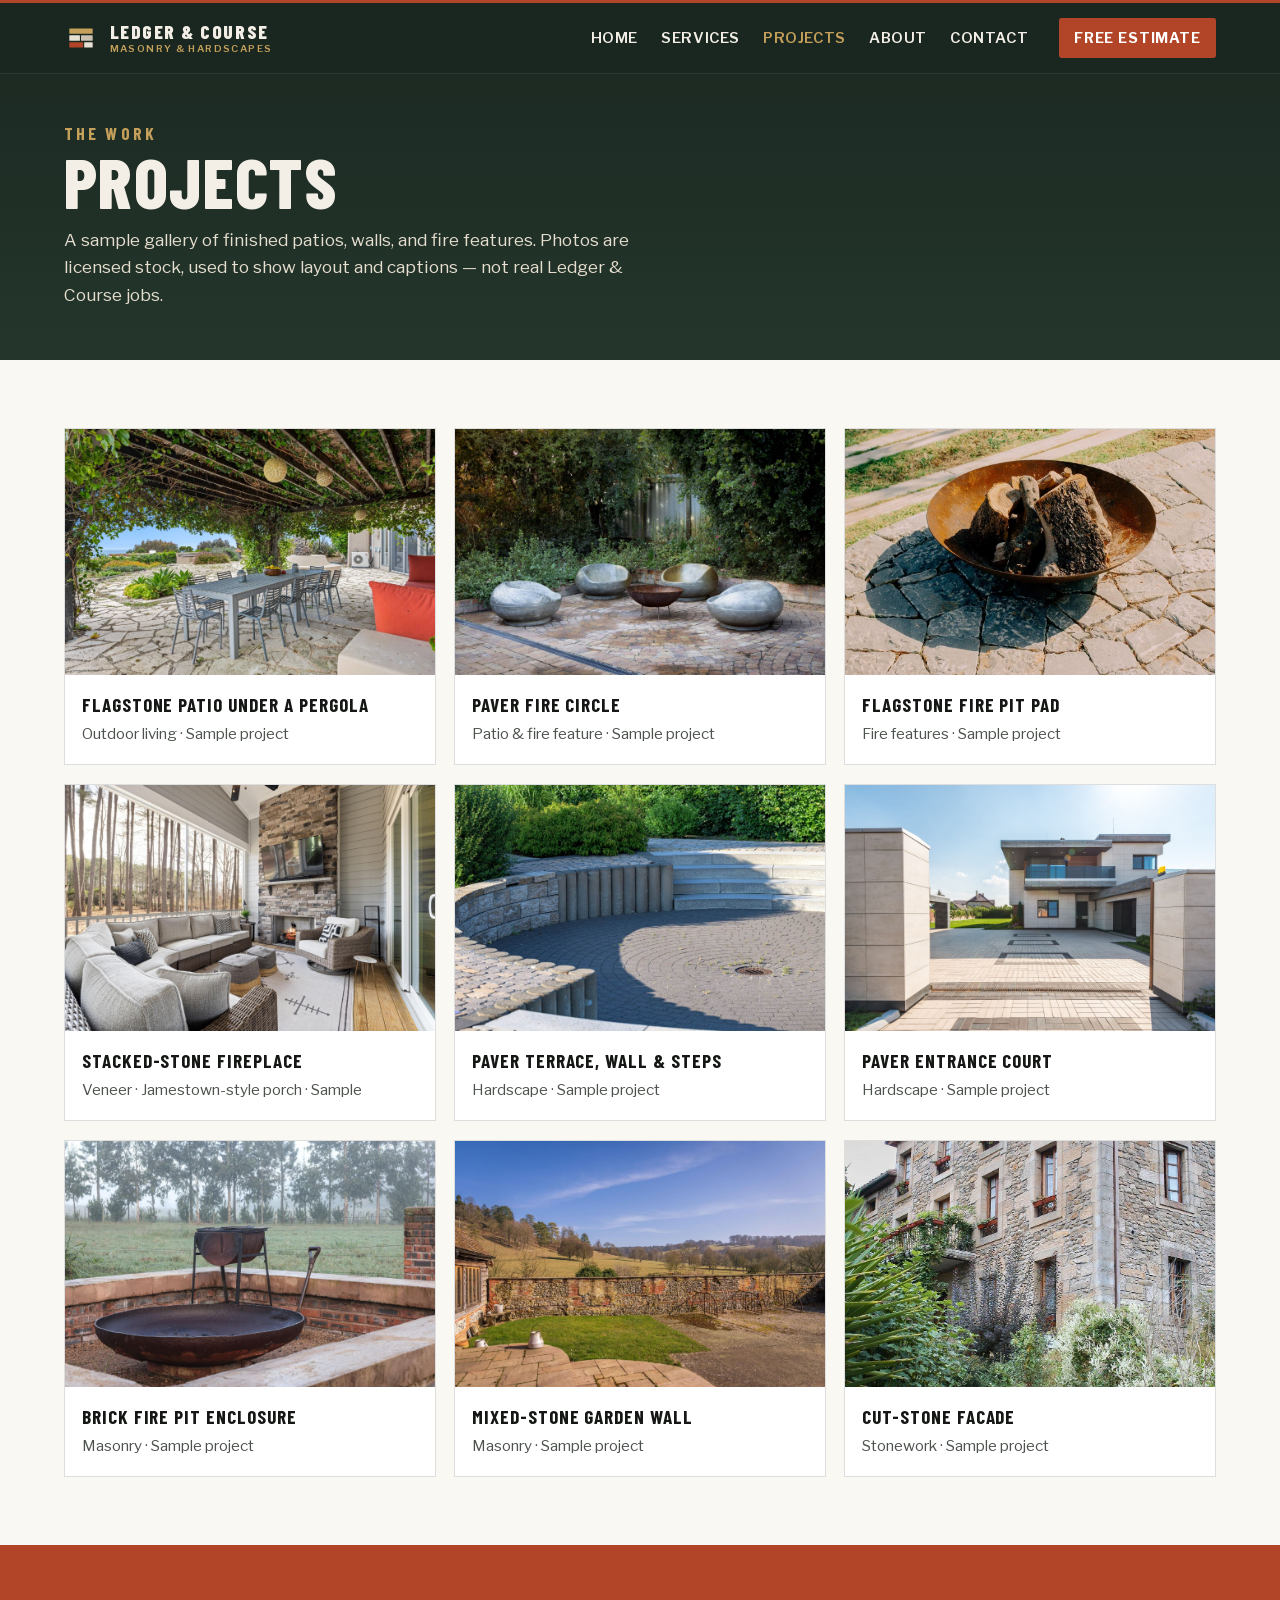
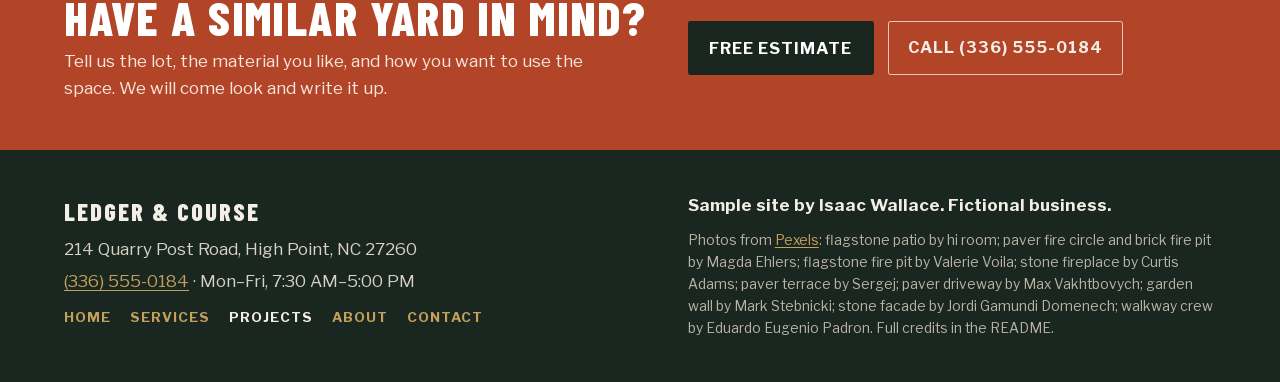
<file: projects.html>
<!DOCTYPE html>
<html lang="en">
<head>
  <meta charset="utf-8">
  <meta name="viewport" content="width=device-width, initial-scale=1">
  <meta name="description" content="A gallery of sample patios, fire features, walls, and walkways for Ledger &amp; Course, a fictional High Point masonry company. Sample site by Isaac Wallace.">
  <title>Projects | Ledger &amp; Course — Recent Patios, Walls &amp; Stonework</title>
  <link rel="icon" href="favicon.svg" type="image/svg+xml">
  <link rel="stylesheet" href="fonts.css">
  <link rel="stylesheet" href="styles.css">
  <script type="application/ld+json">
  {
    "@context": "https://schema.org",
    "@type": "LocalBusiness",
    "name": "Ledger & Course",
    "description": "Fictional masonry and hardscape contractor in High Point, NC. Sample site by Isaac Wallace.",
    "telephone": "+13365550184",
    "email": "demo-sample-not-monitored@example.com",
    "url": "https://afterframentwrk-dot.github.io/contractor-sample/",
    "priceRange": "$$",
    "address": {
      "@type": "PostalAddress",
      "streetAddress": "214 Quarry Post Road",
      "addressLocality": "High Point",
      "addressRegion": "NC",
      "postalCode": "27260",
      "addressCountry": "US"
    },
    "areaServed": [
      "High Point, NC",
      "Greensboro, NC",
      "Winston-Salem, NC",
      "Jamestown, NC",
      "Archdale, NC",
      "Thomasville, NC"
    ],
    "openingHoursSpecification": [
      {
        "@type": "OpeningHoursSpecification",
        "dayOfWeek": ["Monday","Tuesday","Wednesday","Thursday","Friday"],
        "opens": "07:30",
        "closes": "17:00"
      },
      {
        "@type": "OpeningHoursSpecification",
        "dayOfWeek": "Saturday",
        "opens": "08:00",
        "closes": "12:00",
        "description": "By appointment"
      }
    ]
  }
  </script>
</head>
<body>
  <a class="skip-link" href="#main">Skip to content</a>

  <header class="site-header" id="top">
    <div class="header-inner">
      <a class="wordmark" href="index.html">
        <img class="wordmark-mark" src="favicon.svg" width="36" height="36" alt="">
        <span class="wordmark-text">
          Ledger &amp; Course
          <span class="wordmark-sub">Masonry &amp; Hardscapes</span>
        </span>
      </a>

      <nav class="nav" id="site-nav" aria-label="Primary">
        <ul>
          <li><a href="index.html">Home</a></li>
          <li><a href="services.html">Services</a></li>
          <li><a href="projects.html" aria-current="page">Projects</a></li>
          <li><a href="about.html">About</a></li>
          <li><a href="contact.html">Contact</a></li>
        </ul>
      </nav>

      <a class="btn btn-header" href="contact.html">Free estimate</a>

      <button class="nav-toggle" type="button" aria-expanded="false" aria-controls="site-nav" aria-label="Open menu">
        <span class="nav-toggle-bars" aria-hidden="true"></span>
      </button>
    </div>
  </header>

  <main id="main">
    <header class="page-hero">
      <div class="wrap">
        <p class="eyebrow">The work</p>
        <h1>Projects</h1>
        <p>A sample gallery of finished patios, walls, and fire features. Photos are licensed stock, used to show layout and captions — not real Ledger &amp; Course jobs.</p>
      </div>
    </header>

    <section class="section bg-white" aria-labelledby="gallery-heading">
      <div class="wrap">
        <h2 id="gallery-heading" class="visually-hidden" style="position:absolute;width:1px;height:1px;overflow:hidden;clip:rect(0,0,0,0)">Project gallery</h2>
        <div class="project-grid">
          <figure class="project">
            <img src="patio-pergola.jpg" alt="Irregular flagstone patio under a vine-covered pergola with a dining table, gray chairs, and a view toward planted beds." width="1800" height="1199">
            <figcaption>
              <strong>Flagstone patio under a pergola</strong>
              <span>Outdoor living · Sample project</span>
            </figcaption>
          </figure>
          <figure class="project">
            <img src="patio-fire-circle.jpg" alt="Circular clay paver patio with a steel fire bowl and a low brick garden wall." width="1800" height="1200">
            <figcaption>
              <strong>Paver fire circle</strong>
              <span>Patio &amp; fire feature · Sample project</span>
            </figcaption>
          </figure>
          <figure class="project">
            <img src="fire-pit-flagstone.jpg" alt="Close view of a rusted fire bowl filled with split logs, sitting on irregular gray flagstone." width="1066" height="1600" style="object-position: 50% 72%;">
            <figcaption>
              <strong>Flagstone fire pit pad</strong>
              <span>Fire features · Sample project</span>
            </figcaption>
          </figure>
          <figure class="project">
            <img src="fireplace-veneer.jpg" alt="Screened porch with a floor-to-ceiling stacked stone fireplace, seating, and a pine woods beyond the screens." width="1800" height="1200">
            <figcaption>
              <strong>Stacked-stone fireplace</strong>
              <span>Veneer · Jamestown-style porch · Sample</span>
            </figcaption>
          </figure>
          <figure class="project">
            <img src="paver-terrace.jpg" alt="Circular paver terrace with a curved retaining wall and wide masonry steps." width="1800" height="1199">
            <figcaption>
              <strong>Paver terrace, wall &amp; steps</strong>
              <span>Hardscape · Sample project</span>
            </figcaption>
          </figure>
          <figure class="project">
            <img src="paver-driveway.jpg" alt="Wide interlocking paver driveway and entrance court in front of a modern two-story house." width="1800" height="1201">
            <figcaption>
              <strong>Paver entrance court</strong>
              <span>Hardscape · Sample project</span>
            </figcaption>
          </figure>
          <figure class="project">
            <img src="fire-pit-brick.jpg" alt="Brick and capstone fire pit enclosure with a large steel bowl, set in a foggy rural backyard." width="1800" height="1200">
            <figcaption>
              <strong>Brick fire pit enclosure</strong>
              <span>Masonry · Sample project</span>
            </figcaption>
          </figure>
          <figure class="project">
            <img src="stone-garden-wall.jpg" alt="Long garden wall built of mixed stone and brick, with a small flagstone patio in the foreground." width="1800" height="1199">
            <figcaption>
              <strong>Mixed-stone garden wall</strong>
              <span>Masonry · Sample project</span>
            </figcaption>
          </figure>
          <figure class="project">
            <img src="stone-facade.jpg" alt="Tall stone house facade with cut corner stones, window boxes, and a short stepping-stone path through a garden." width="1000" height="1503" style="object-position: 50% 35%;">
            <figcaption>
              <strong>Cut-stone facade</strong>
              <span>Stonework · Sample project</span>
            </figcaption>
          </figure>
        </div>
      </div>
    </section>

    <section class="cta-band" aria-labelledby="cta-heading">
      <div class="wrap cta-band-inner">
        <div>
          <h2 id="cta-heading">Have a similar yard in mind?</h2>
          <p>Tell us the lot, the material you like, and how you want to use the space. We will come look and write it up.</p>
        </div>
        <div class="hero-actions">
          <a class="btn btn-primary" href="contact.html">Free estimate</a>
          <a class="btn btn-ghost" href="tel:+13365550184">Call (336) 555-0184</a>
        </div>
      </div>
    </section>
  </main>

  <footer class="site-footer">
    <div class="wrap footer-inner">
      <div>
        <p class="footer-name">Ledger &amp; Course</p>
        <p>214 Quarry Post Road, High Point, NC 27260</p>
        <p><a href="tel:+13365550184">(336) 555-0184</a> · Mon–Fri, 7:30 AM–5:00 PM</p>
        <nav class="footer-nav" aria-label="Footer">
        <a href="index.html">Home</a>
        <a href="services.html">Services</a>
        <a href="projects.html" aria-current="page">Projects</a>
        <a href="about.html">About</a>
        <a href="contact.html">Contact</a>
        </nav>
      </div>
      <div class="footer-notes">
        <p class="sample-line">Sample site by Isaac Wallace. Fictional business.</p>
        <p class="credits">Photos from <a href="https://www.pexels.com/" rel="noopener noreferrer">Pexels</a>: flagstone patio by hi room; paver fire circle and brick fire pit by Magda Ehlers; flagstone fire pit by Valerie Voila; stone fireplace by Curtis Adams; paver terrace by Sergej; paver driveway by Max Vakhtbovych; garden wall by Mark Stebnicki; stone facade by Jordi Gamundi Domenech; walkway crew by Eduardo Eugenio Padron. Full credits in the README.</p>
      </div>
    </div>
  </footer>
  <script>
    (function () {
      var toggle = document.querySelector(".nav-toggle");
      var nav = document.getElementById("site-nav");
      var header = document.querySelector(".site-header");
      if (!toggle || !nav) return;

      function setOpen(open) {
        toggle.setAttribute("aria-expanded", open ? "true" : "false");
        toggle.setAttribute("aria-label", open ? "Close menu" : "Open menu");
        document.body.classList.toggle("nav-open", open);
      }

      toggle.addEventListener("click", function () {
        setOpen(toggle.getAttribute("aria-expanded") !== "true");
      });

      nav.querySelectorAll("a").forEach(function (link) {
        link.addEventListener("click", function () { setOpen(false); });
      });

      document.addEventListener("keydown", function (e) {
        if (e.key === "Escape") setOpen(false);
      });

      function onScroll() {
        header.classList.toggle("is-scrolled", window.scrollY > 20);
      }
      onScroll();
      window.addEventListener("scroll", onScroll, { passive: true });
    })();
  </script>
</body>
</html>
</file>
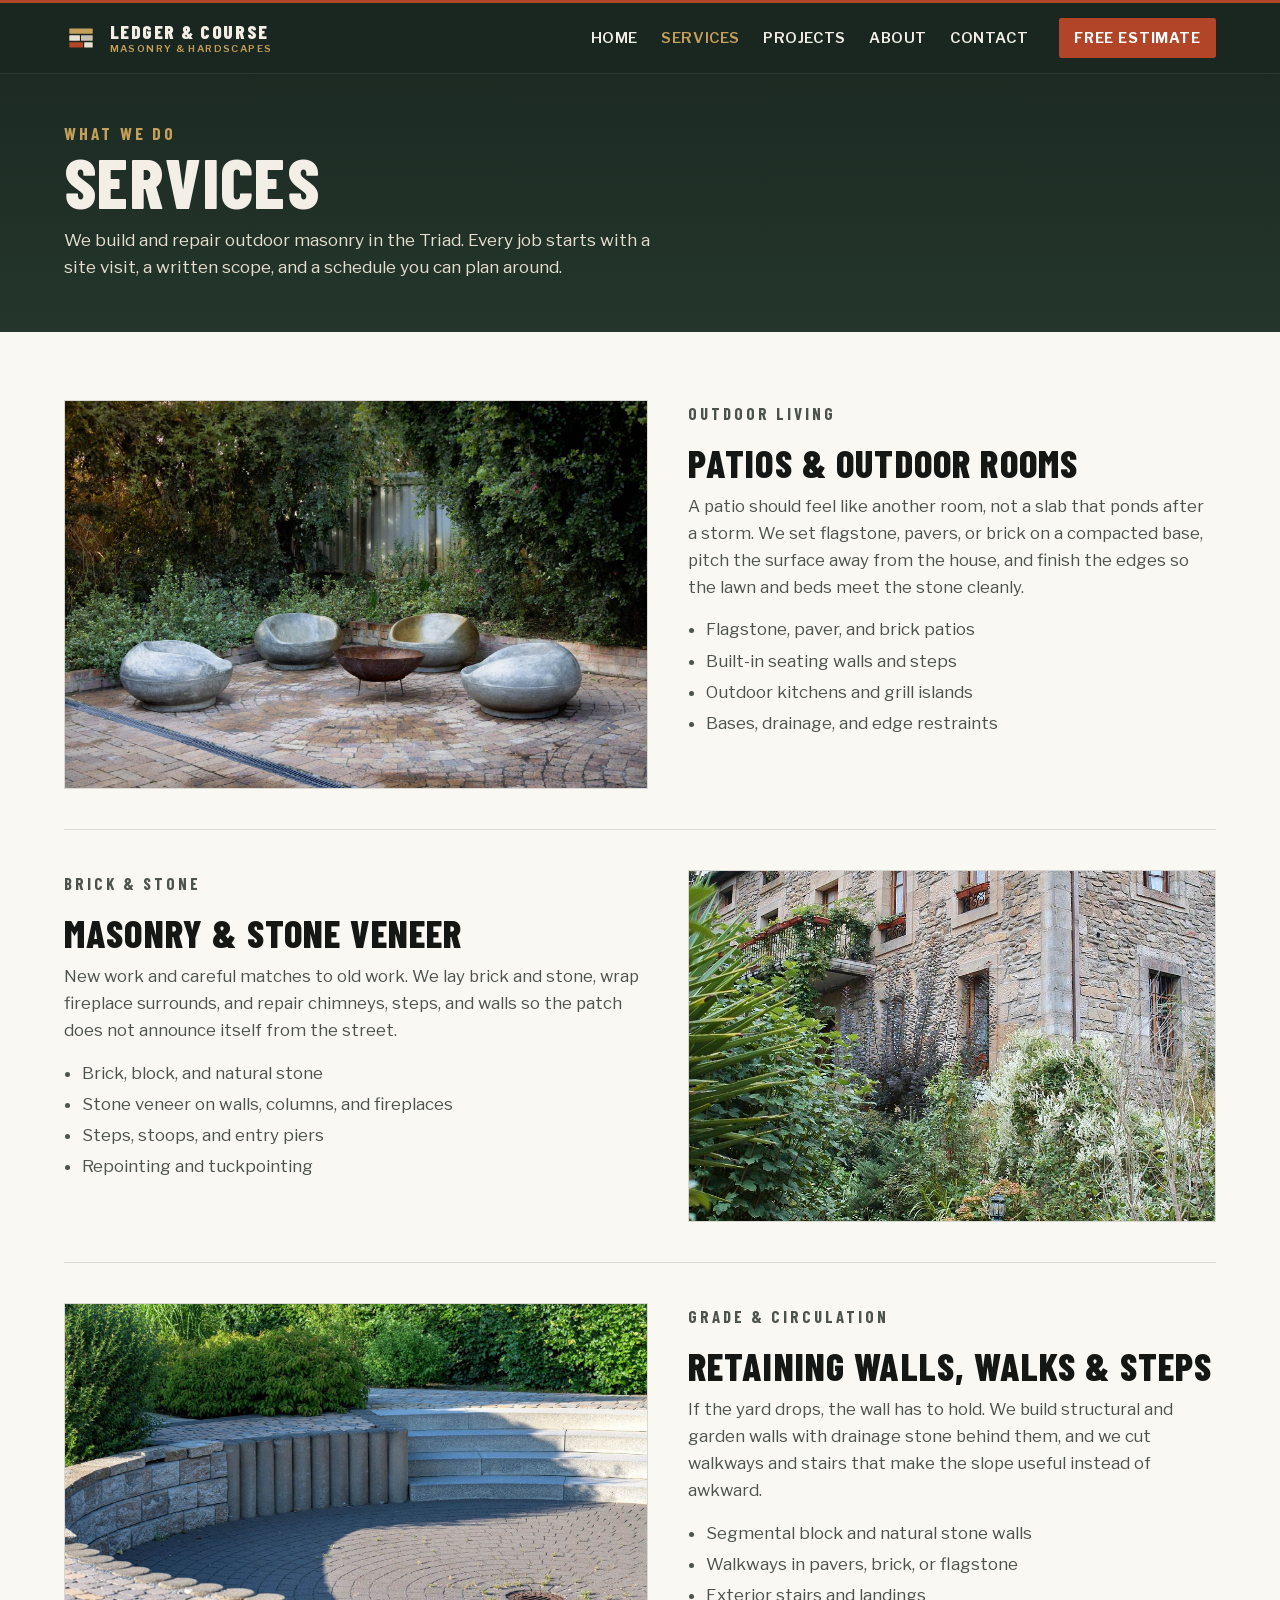
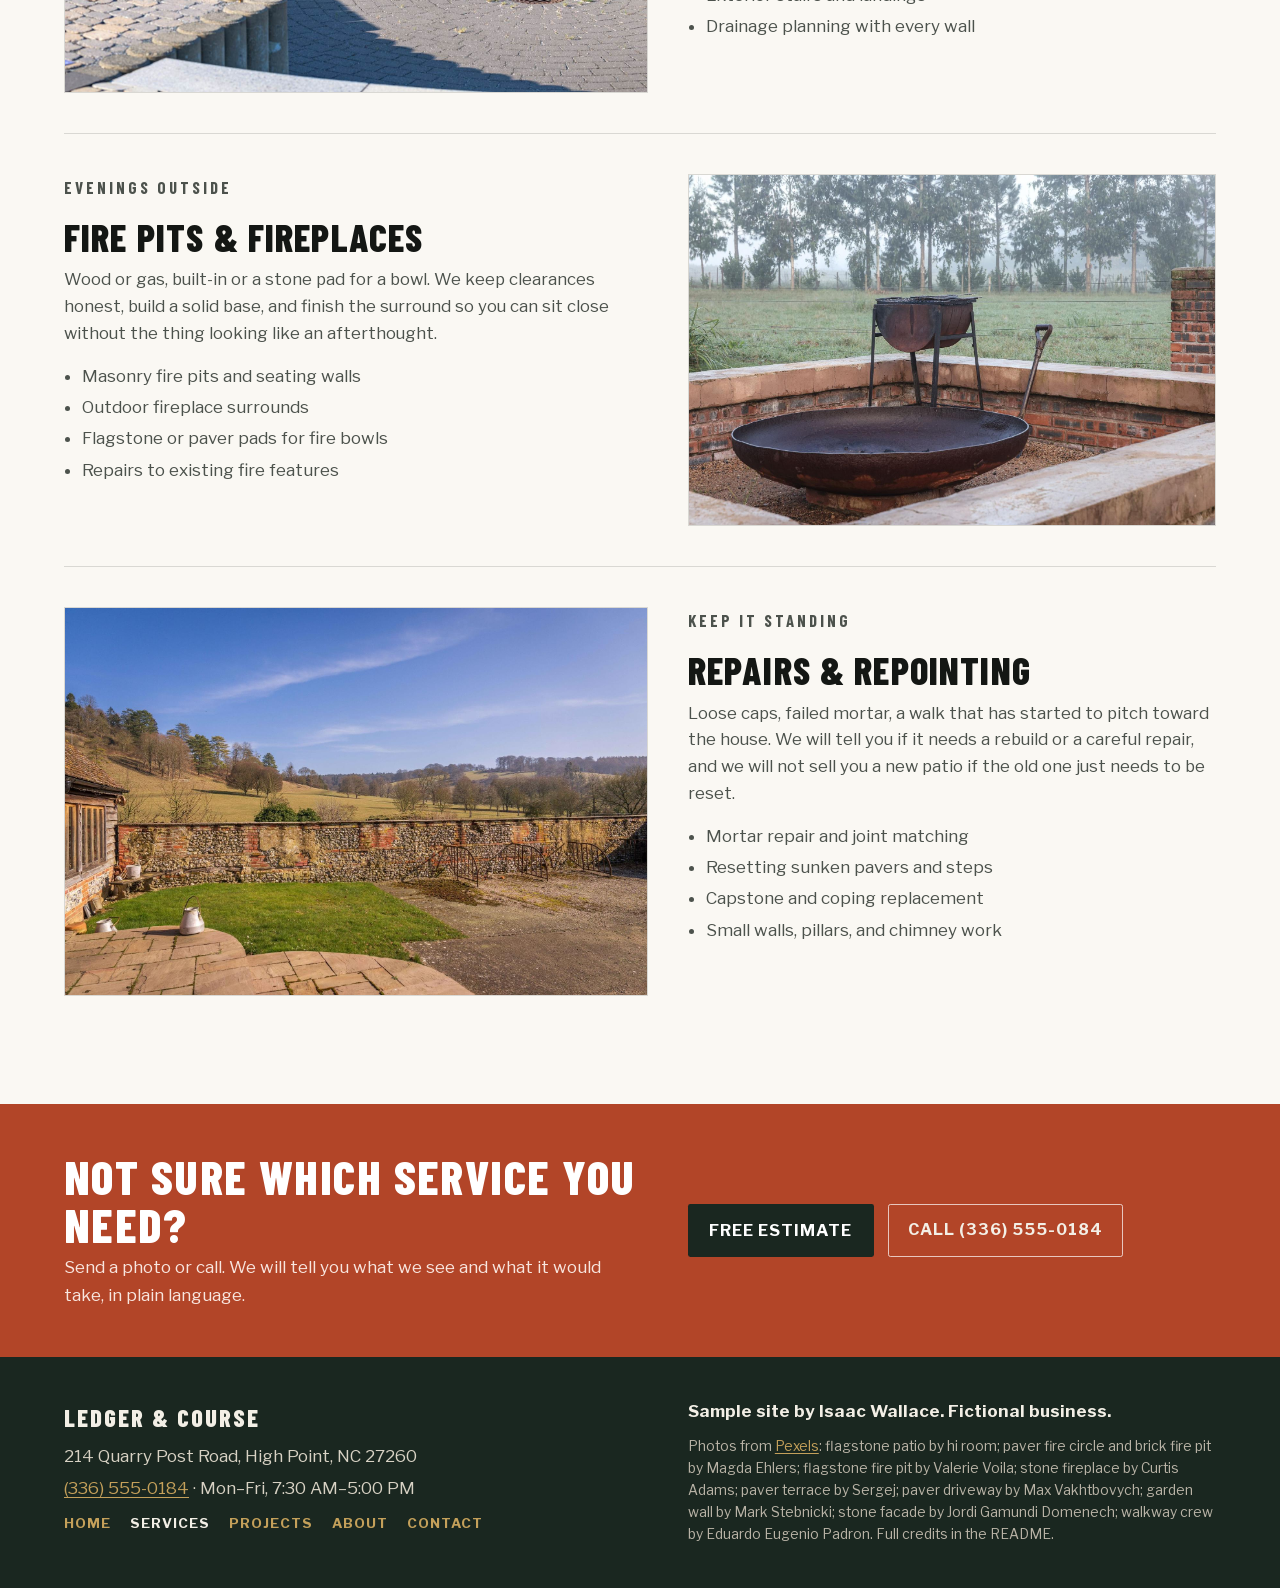
<file: services.html>
<!DOCTYPE html>
<html lang="en">
<head>
  <meta charset="utf-8">
  <meta name="viewport" content="width=device-width, initial-scale=1">
  <meta name="description" content="Patios, masonry, retaining walls, walkways, fire features, and repairs from Ledger &amp; Course, a fictional High Point, NC contractor. Sample site by Isaac Wallace.">
  <title>Services | Ledger &amp; Course — High Point Masonry &amp; Hardscapes</title>
  <link rel="icon" href="favicon.svg" type="image/svg+xml">
  <link rel="stylesheet" href="fonts.css">
  <link rel="stylesheet" href="styles.css">
  <script type="application/ld+json">
  {
    "@context": "https://schema.org",
    "@type": "LocalBusiness",
    "name": "Ledger & Course",
    "description": "Fictional masonry and hardscape contractor in High Point, NC. Sample site by Isaac Wallace.",
    "telephone": "+13365550184",
    "email": "demo-sample-not-monitored@example.com",
    "url": "https://afterframentwrk-dot.github.io/contractor-sample/",
    "priceRange": "$$",
    "address": {
      "@type": "PostalAddress",
      "streetAddress": "214 Quarry Post Road",
      "addressLocality": "High Point",
      "addressRegion": "NC",
      "postalCode": "27260",
      "addressCountry": "US"
    },
    "areaServed": [
      "High Point, NC",
      "Greensboro, NC",
      "Winston-Salem, NC",
      "Jamestown, NC",
      "Archdale, NC",
      "Thomasville, NC"
    ],
    "openingHoursSpecification": [
      {
        "@type": "OpeningHoursSpecification",
        "dayOfWeek": ["Monday","Tuesday","Wednesday","Thursday","Friday"],
        "opens": "07:30",
        "closes": "17:00"
      },
      {
        "@type": "OpeningHoursSpecification",
        "dayOfWeek": "Saturday",
        "opens": "08:00",
        "closes": "12:00",
        "description": "By appointment"
      }
    ]
  }
  </script>
</head>
<body>
  <a class="skip-link" href="#main">Skip to content</a>

  <header class="site-header" id="top">
    <div class="header-inner">
      <a class="wordmark" href="index.html">
        <img class="wordmark-mark" src="favicon.svg" width="36" height="36" alt="">
        <span class="wordmark-text">
          Ledger &amp; Course
          <span class="wordmark-sub">Masonry &amp; Hardscapes</span>
        </span>
      </a>

      <nav class="nav" id="site-nav" aria-label="Primary">
        <ul>
          <li><a href="index.html">Home</a></li>
          <li><a href="services.html" aria-current="page">Services</a></li>
          <li><a href="projects.html">Projects</a></li>
          <li><a href="about.html">About</a></li>
          <li><a href="contact.html">Contact</a></li>
        </ul>
      </nav>

      <a class="btn btn-header" href="contact.html">Free estimate</a>

      <button class="nav-toggle" type="button" aria-expanded="false" aria-controls="site-nav" aria-label="Open menu">
        <span class="nav-toggle-bars" aria-hidden="true"></span>
      </button>
    </div>
  </header>

  <main id="main">
    <header class="page-hero">
      <div class="wrap">
        <p class="eyebrow">What we do</p>
        <h1>Services</h1>
        <p>We build and repair outdoor masonry in the Triad. Every job starts with a site visit, a written scope, and a schedule you can plan around.</p>
      </div>
    </header>

    <section class="section bg-white">
      <div class="wrap">
        <article class="service-block" id="patios">
          <img src="patio-fire-circle.jpg" alt="Circular paver patio with a fire bowl, low brick seating wall, and dense planting behind it." width="1800" height="1200">
          <div class="block-copy">
            <p class="eyebrow">Outdoor living</p>
            <h2>Patios &amp; outdoor rooms</h2>
            <p>A patio should feel like another room, not a slab that ponds after a storm. We set flagstone, pavers, or brick on a compacted base, pitch the surface away from the house, and finish the edges so the lawn and beds meet the stone cleanly.</p>
            <ul>
              <li>Flagstone, paver, and brick patios</li>
              <li>Built-in seating walls and steps</li>
              <li>Outdoor kitchens and grill islands</li>
              <li>Bases, drainage, and edge restraints</li>
            </ul>
          </div>
        </article>

        <article class="service-block" id="masonry">
          <img src="stone-facade.jpg" alt="A tall residential stone facade with dressed corner stones, flower boxes, and a short garden path of stepping stones." width="1000" height="1503">
          <div class="block-copy">
            <p class="eyebrow">Brick &amp; stone</p>
            <h2>Masonry &amp; stone veneer</h2>
            <p>New work and careful matches to old work. We lay brick and stone, wrap fireplace surrounds, and repair chimneys, steps, and walls so the patch does not announce itself from the street.</p>
            <ul>
              <li>Brick, block, and natural stone</li>
              <li>Stone veneer on walls, columns, and fireplaces</li>
              <li>Steps, stoops, and entry piers</li>
              <li>Repointing and tuckpointing</li>
            </ul>
          </div>
        </article>

        <article class="service-block" id="hardscapes">
          <img src="paver-terrace.jpg" alt="Curved segmental retaining wall, cylindrical bollard edge, and concentric paver pattern around a circular terrace with steps." width="1800" height="1199">
          <div class="block-copy">
            <p class="eyebrow">Grade &amp; circulation</p>
            <h2>Retaining walls, walks &amp; steps</h2>
            <p>If the yard drops, the wall has to hold. We build structural and garden walls with drainage stone behind them, and we cut walkways and stairs that make the slope useful instead of awkward.</p>
            <ul>
              <li>Segmental block and natural stone walls</li>
              <li>Walkways in pavers, brick, or flagstone</li>
              <li>Exterior stairs and landings</li>
              <li>Drainage planning with every wall</li>
            </ul>
          </div>
        </article>

        <article class="service-block" id="fire">
          <img src="fire-pit-brick.jpg" alt="A large steel fire bowl set in a low brick and capstone enclosure, with a foggy tree line in the background." width="1800" height="1200">
          <div class="block-copy">
            <p class="eyebrow">Evenings outside</p>
            <h2>Fire pits &amp; fireplaces</h2>
            <p>Wood or gas, built-in or a stone pad for a bowl. We keep clearances honest, build a solid base, and finish the surround so you can sit close without the thing looking like an afterthought.</p>
            <ul>
              <li>Masonry fire pits and seating walls</li>
              <li>Outdoor fireplace surrounds</li>
              <li>Flagstone or paver pads for fire bowls</li>
              <li>Repairs to existing fire features</li>
            </ul>
          </div>
        </article>

        <article class="service-block" id="repairs">
          <img src="stone-garden-wall.jpg" alt="A long historic-looking wall of flint, brick, and stone beyond a small flagstone patio and lawn." width="1800" height="1199">
          <div class="block-copy">
            <p class="eyebrow">Keep it standing</p>
            <h2>Repairs &amp; repointing</h2>
            <p>Loose caps, failed mortar, a walk that has started to pitch toward the house. We will tell you if it needs a rebuild or a careful repair, and we will not sell you a new patio if the old one just needs to be reset.</p>
            <ul>
              <li>Mortar repair and joint matching</li>
              <li>Resetting sunken pavers and steps</li>
              <li>Capstone and coping replacement</li>
              <li>Small walls, pillars, and chimney work</li>
            </ul>
          </div>
        </article>
      </div>
    </section>

    <section class="cta-band" aria-labelledby="cta-heading">
      <div class="wrap cta-band-inner">
        <div>
          <h2 id="cta-heading">Not sure which service you need?</h2>
          <p>Send a photo or call. We will tell you what we see and what it would take, in plain language.</p>
        </div>
        <div class="hero-actions">
          <a class="btn btn-primary" href="contact.html">Free estimate</a>
          <a class="btn btn-ghost" href="tel:+13365550184">Call (336) 555-0184</a>
        </div>
      </div>
    </section>
  </main>

  <footer class="site-footer">
    <div class="wrap footer-inner">
      <div>
        <p class="footer-name">Ledger &amp; Course</p>
        <p>214 Quarry Post Road, High Point, NC 27260</p>
        <p><a href="tel:+13365550184">(336) 555-0184</a> · Mon–Fri, 7:30 AM–5:00 PM</p>
        <nav class="footer-nav" aria-label="Footer">
        <a href="index.html">Home</a>
        <a href="services.html" aria-current="page">Services</a>
        <a href="projects.html">Projects</a>
        <a href="about.html">About</a>
        <a href="contact.html">Contact</a>
        </nav>
      </div>
      <div class="footer-notes">
        <p class="sample-line">Sample site by Isaac Wallace. Fictional business.</p>
        <p class="credits">Photos from <a href="https://www.pexels.com/" rel="noopener noreferrer">Pexels</a>: flagstone patio by hi room; paver fire circle and brick fire pit by Magda Ehlers; flagstone fire pit by Valerie Voila; stone fireplace by Curtis Adams; paver terrace by Sergej; paver driveway by Max Vakhtbovych; garden wall by Mark Stebnicki; stone facade by Jordi Gamundi Domenech; walkway crew by Eduardo Eugenio Padron. Full credits in the README.</p>
      </div>
    </div>
  </footer>
  <script>
    (function () {
      var toggle = document.querySelector(".nav-toggle");
      var nav = document.getElementById("site-nav");
      var header = document.querySelector(".site-header");
      if (!toggle || !nav) return;

      function setOpen(open) {
        toggle.setAttribute("aria-expanded", open ? "true" : "false");
        toggle.setAttribute("aria-label", open ? "Close menu" : "Open menu");
        document.body.classList.toggle("nav-open", open);
      }

      toggle.addEventListener("click", function () {
        setOpen(toggle.getAttribute("aria-expanded") !== "true");
      });

      nav.querySelectorAll("a").forEach(function (link) {
        link.addEventListener("click", function () { setOpen(false); });
      });

      document.addEventListener("keydown", function (e) {
        if (e.key === "Escape") setOpen(false);
      });

      function onScroll() {
        header.classList.toggle("is-scrolled", window.scrollY > 20);
      }
      onScroll();
      window.addEventListener("scroll", onScroll, { passive: true });
    })();
  </script>
</body>
</html>
</file>
<file: fonts.css>
/* Localized Latin faces for Ledger & Course */
@font-face {
  font-family: "Barlow Condensed";
  font-style: normal;
  font-weight: 500;
  font-display: swap;
  src: url(barlow-500.woff2) format("woff2");
  unicode-range: U+0000-00FF, U+0131, U+0152-0153, U+02BB-02BC, U+02C6, U+02DA, U+02DC, U+0304, U+0308, U+0329, U+2000-206F, U+20AC, U+2122, U+2191, U+2193, U+2212, U+2215, U+FEFF, U+FFFD;
}
@font-face {
  font-family: "Barlow Condensed";
  font-style: normal;
  font-weight: 600;
  font-display: swap;
  src: url(barlow-600.woff2) format("woff2");
  unicode-range: U+0000-00FF, U+0131, U+0152-0153, U+02BB-02BC, U+02C6, U+02DA, U+02DC, U+0304, U+0308, U+0329, U+2000-206F, U+20AC, U+2122, U+2191, U+2193, U+2212, U+2215, U+FEFF, U+FFFD;
}
@font-face {
  font-family: "Barlow Condensed";
  font-style: normal;
  font-weight: 700;
  font-display: swap;
  src: url(barlow-700.woff2) format("woff2");
  unicode-range: U+0000-00FF, U+0131, U+0152-0153, U+02BB-02BC, U+02C6, U+02DA, U+02DC, U+0304, U+0308, U+0329, U+2000-206F, U+20AC, U+2122, U+2191, U+2193, U+2212, U+2215, U+FEFF, U+FFFD;
}
@font-face {
  font-family: "Barlow Condensed";
  font-style: normal;
  font-weight: 800;
  font-display: swap;
  src: url(barlow-800.woff2) format("woff2");
  unicode-range: U+0000-00FF, U+0131, U+0152-0153, U+02BB-02BC, U+02C6, U+02DA, U+02DC, U+0304, U+0308, U+0329, U+2000-206F, U+20AC, U+2122, U+2191, U+2193, U+2212, U+2215, U+FEFF, U+FFFD;
}
@font-face {
  font-family: "Libre Franklin";
  font-style: normal;
  font-weight: 400 700;
  font-display: swap;
  src: url(librefranklin.woff2) format("woff2");
  unicode-range: U+0000-00FF, U+0131, U+0152-0153, U+02BB-02BC, U+02C6, U+02DA, U+02DC, U+0304, U+0308, U+0329, U+2000-206F, U+20AC, U+2122, U+2191, U+2193, U+2212, U+2215, U+FEFF, U+FFFD;
}
@font-face {
  font-family: "Libre Franklin";
  font-style: italic;
  font-weight: 400;
  font-display: swap;
  src: url(librefranklin-italic.woff2) format("woff2");
  unicode-range: U+0000-00FF, U+0131, U+0152-0153, U+02BB-02BC, U+02C6, U+02DA, U+02DC, U+0304, U+0308, U+0329, U+2000-206F, U+20AC, U+2122, U+2191, U+2193, U+2212, U+2215, U+FEFF, U+FFFD;
}
</file>
<file: styles.css>
/* Ledger & Course — sample site by Isaac Wallace */

:root {
  --ink: #141714;
  --ink-soft: #4c524c;
  --paper: #f3efe6;
  --limestone: #e7e1d4;
  --clay: #b24528;
  --clay-deep: #8c3018;
  --pine: #24362c;
  --pine-deep: #1a2720;
  --moss: #5c6b52;
  --brass: #c4a05a;
  --line: rgba(20, 23, 20, 0.14);
  --header-h: 4.35rem;
  --wrap: 72rem;
  --radius: 0.15rem;
  --shadow: 0 18px 40px rgba(20, 23, 20, 0.14);
  --font-display: "Barlow Condensed", "Arial Narrow", Impact, sans-serif;
  --font-sans: "Libre Franklin", "Segoe UI", sans-serif;
}

*,
*::before,
*::after {
  box-sizing: border-box;
}

html {
  scroll-behavior: smooth;
}

body {
  margin: 0;
  font-family: var(--font-sans);
  font-size: 1.0625rem;
  line-height: 1.6;
  color: var(--ink);
  background: var(--paper);
  text-rendering: optimizeLegibility;
  -webkit-font-smoothing: antialiased;
}

img {
  max-width: 100%;
  height: auto;
  display: block;
}

a {
  color: var(--clay);
  text-decoration-thickness: 1px;
  text-underline-offset: 0.18em;
}

a:hover {
  color: var(--clay-deep);
}

:focus-visible {
  outline: 3px solid var(--brass);
  outline-offset: 3px;
}

.skip-link {
  position: absolute;
  left: 1rem;
  top: -4rem;
  z-index: 100;
  background: var(--paper);
  color: var(--ink);
  padding: 0.6rem 1rem;
  font-weight: 600;
}

.skip-link:focus {
  top: 1rem;
}

.wrap {
  width: min(calc(100% - 2rem), var(--wrap));
  margin-inline: auto;
}

/* Header */
.site-header {
  position: fixed;
  top: 0;
  left: 0;
  right: 0;
  z-index: 40;
  background: var(--pine-deep);
  color: var(--paper);
  border-top: 3px solid var(--clay);
  border-bottom: 1px solid rgba(243, 239, 230, 0.08);
}

.site-header.is-scrolled {
  box-shadow: 0 10px 24px rgba(0, 0, 0, 0.28);
}

.header-inner {
  width: min(calc(100% - 1.5rem), var(--wrap));
  margin-inline: auto;
  min-height: var(--header-h);
  display: flex;
  align-items: center;
  gap: 1rem;
}

.wordmark {
  display: flex;
  align-items: center;
  gap: 0.7rem;
  color: var(--paper);
  text-decoration: none;
  min-width: 0;
}

.wordmark:hover {
  color: #f4ead4;
}

.wordmark-mark {
  width: 2.15rem;
  height: 2.15rem;
  flex-shrink: 0;
}

.wordmark-text {
  font-family: var(--font-display);
  font-weight: 800;
  font-size: 1.2rem;
  letter-spacing: 0.08em;
  line-height: 1;
  text-transform: uppercase;
}

.wordmark-sub {
  display: block;
  margin-top: 0.18rem;
  font-family: var(--font-sans);
  font-weight: 600;
  font-size: 0.62rem;
  letter-spacing: 0.14em;
  text-transform: uppercase;
  color: var(--brass);
}

.nav {
  margin-left: auto;
}

.nav ul {
  display: none;
  list-style: none;
  margin: 0;
  padding: 0;
  gap: 0.1rem 1.35rem;
}

.nav a {
  color: var(--paper);
  text-decoration: none;
  font-weight: 600;
  font-size: 0.92rem;
  letter-spacing: 0.04em;
  text-transform: uppercase;
  padding: 0.4rem 0.05rem;
}

.nav a:hover,
.nav a[aria-current="page"] {
  color: var(--brass);
}

.btn {
  display: inline-flex;
  align-items: center;
  justify-content: center;
  gap: 0.55rem;
  min-height: 3rem;
  padding: 0.7rem 1.2rem;
  border: 0;
  border-radius: var(--radius);
  font-family: inherit;
  font-weight: 700;
  font-size: 1rem;
  text-decoration: none;
  cursor: pointer;
  line-height: 1;
}

.btn-header {
  display: none;
  background: var(--clay);
  color: #fff;
  min-height: 2.5rem;
  padding: 0.45rem 0.95rem;
  font-size: 0.88rem;
  letter-spacing: 0.06em;
  text-transform: uppercase;
}

.btn-header:hover {
  background: #c65538;
  color: #fff;
}

.nav-toggle {
  margin-left: auto;
  width: 2.75rem;
  height: 2.75rem;
  border: 1px solid rgba(243, 239, 230, 0.35);
  border-radius: var(--radius);
  background: transparent;
  color: var(--paper);
  display: inline-flex;
  align-items: center;
  justify-content: center;
}

.nav-toggle-bars,
.nav-toggle-bars::before,
.nav-toggle-bars::after {
  display: block;
  width: 1.15rem;
  height: 2px;
  background: currentColor;
  position: relative;
}

.nav-toggle-bars::before,
.nav-toggle-bars::after {
  content: "";
  position: absolute;
  left: 0;
}

.nav-toggle-bars::before { top: -6px; }
.nav-toggle-bars::after { top: 6px; }

body.nav-open .nav-toggle-bars { background: transparent; }
body.nav-open .nav-toggle-bars::before {
  top: 0;
  transform: rotate(45deg);
}
body.nav-open .nav-toggle-bars::after {
  top: 0;
  transform: rotate(-45deg);
}

@media (max-width: 767px) {
  body.nav-open .nav { display: block; }

  body.nav-open .nav ul {
    display: flex;
    flex-direction: column;
    position: absolute;
    left: 0;
    right: 0;
    top: var(--header-h);
    background: var(--pine);
    padding: 0.5rem 1.25rem 1.15rem;
    gap: 0;
    border-bottom: 3px solid var(--clay);
  }

  body.nav-open .nav a {
    display: block;
    padding: 0.85rem 0;
    border-bottom: 1px solid rgba(243, 239, 230, 0.1);
    font-size: 1.05rem;
  }
}

@media (min-width: 768px) {
  .nav-toggle { display: none; }
  .nav ul { display: flex; }
  .btn-header { display: inline-flex; }
  .nav { margin-left: auto; margin-right: 0.85rem; }
}

/* Hero */
.hero {
  position: relative;
  min-height: 100vh;
  min-height: 100svh;
  display: flex;
  align-items: flex-end;
  color: var(--paper);
  isolation: isolate;
}

.hero-media {
  position: absolute;
  inset: 0;
  z-index: -1;
}

.hero-media img {
  width: 100%;
  height: 100%;
  object-fit: cover;
  object-position: 38% 72%;
}

.hero-media::after {
  content: "";
  position: absolute;
  inset: 0;
  background:
    linear-gradient(90deg, rgba(20, 23, 20, 0.82) 0%, rgba(20, 23, 20, 0.52) 48%, rgba(20, 23, 20, 0.22) 100%),
    linear-gradient(180deg, rgba(20, 23, 20, 0.2) 0%, rgba(20, 23, 20, 0.12) 40%, rgba(20, 23, 20, 0.55) 100%);
}

.hero-inner {
  width: min(calc(100% - 2rem), var(--wrap));
  margin: 0 auto;
  padding: 6.75rem 0 3.25rem;
}

.eyebrow {
  margin: 0 0 0.7rem;
  font-family: var(--font-display);
  font-size: 0.95rem;
  font-weight: 700;
  letter-spacing: 0.18em;
  text-transform: uppercase;
  color: var(--clay);
}

.hero .eyebrow {
  color: var(--brass);
}

.hero h1 {
  margin: 0 0 0.7rem;
  font-family: var(--font-display);
  font-weight: 800;
  font-size: clamp(3rem, 9vw, 6.1rem);
  line-height: 0.88;
  letter-spacing: 0.01em;
  text-transform: uppercase;
  max-width: 12ch;
}

.hero-tagline {
  margin: 0 0 1.7rem;
  max-width: 28em;
  font-size: 1.12rem;
  line-height: 1.5;
  color: #efe6d4;
}

.hero-actions {
  display: flex;
  flex-wrap: wrap;
  align-items: center;
  gap: 0.75rem 0.9rem;
}

.btn-primary {
  background: var(--clay);
  color: #fff;
  min-height: 3.35rem;
  padding: 0.9rem 1.35rem;
  font-size: 1.02rem;
  letter-spacing: 0.06em;
  text-transform: uppercase;
  box-shadow: 0 10px 24px rgba(0, 0, 0, 0.28);
}

.btn-primary:hover {
  background: #c65538;
  color: #fff;
}

.btn-ghost {
  background: transparent;
  color: var(--paper);
  border: 1px solid rgba(243, 239, 230, 0.55);
  min-height: 3.35rem;
  letter-spacing: 0.06em;
  text-transform: uppercase;
}

.btn-ghost:hover {
  background: rgba(243, 239, 230, 0.1);
  color: #fff;
}

.page-hero {
  padding: 7.5rem 0 3.2rem;
  background:
    linear-gradient(180deg, var(--pine-deep) 0%, var(--pine) 100%);
  color: var(--paper);
}

.page-hero h1 {
  margin: 0 0 0.7rem;
  font-family: var(--font-display);
  font-weight: 800;
  font-size: clamp(2.6rem, 6vw, 4.4rem);
  letter-spacing: 0.02em;
  text-transform: uppercase;
  line-height: 0.95;
}

.page-hero p {
  margin: 0;
  max-width: 38rem;
  color: #e6dece;
  font-size: 1.08rem;
}

.page-hero .eyebrow {
  color: var(--brass);
}

/* Trust strip */
.trust {
  background: var(--pine);
  color: #f3efe6;
  padding: 1.75rem 0;
}

.trust-grid {
  display: grid;
  gap: 1.15rem 1.5rem;
  list-style: none;
  margin: 0;
  padding: 0;
}

.trust-grid li {
  display: grid;
  grid-template-columns: auto 1fr;
  gap: 0.85rem;
  align-items: start;
}

.trust-icon {
  width: 2.35rem;
  height: 2.35rem;
  border: 1px solid rgba(196, 160, 90, 0.55);
  color: var(--brass);
  display: grid;
  place-items: center;
  flex-shrink: 0;
}

.trust-grid strong {
  display: block;
  font-family: var(--font-display);
  font-size: 1.15rem;
  letter-spacing: 0.06em;
  text-transform: uppercase;
  font-weight: 700;
}

.trust-grid p {
  margin: 0.15rem 0 0;
  color: #d7d0c2;
  font-size: 0.95rem;
}

/* Sections */
.section {
  padding: 4.25rem 0;
}

.section-head {
  margin-bottom: 2rem;
  max-width: 40rem;
}

.section-head h2,
.block-copy h2,
.about-copy h2 {
  margin: 0 0 0.55rem;
  font-family: var(--font-display);
  font-weight: 800;
  font-size: clamp(2.1rem, 4.6vw, 3.25rem);
  letter-spacing: 0.02em;
  text-transform: uppercase;
  line-height: 1.05;
  text-wrap: balance;
}

.section-lede,
.block-copy p,
.about-copy p {
  margin: 0 0 1rem;
  color: var(--ink-soft);
  font-size: 1.05rem;
}

.section-head .section-lede {
  margin-bottom: 0;
}

.sample-note {
  margin: 0.4rem 0 0;
  font-size: 0.95rem;
  color: var(--ink-soft);
  font-style: italic;
}

/* Service cards */
.card-grid {
  display: grid;
  gap: 1.15rem;
}

.card {
  background: #fff;
  border: 1px solid var(--line);
  display: flex;
  flex-direction: column;
  min-height: 100%;
  text-decoration: none;
  color: inherit;
}

a.card:hover {
  color: inherit;
}

a.card:hover .card-title {
  color: var(--clay);
}

.card img {
  width: 100%;
  aspect-ratio: 3 / 2;
  object-fit: cover;
}

.card-body {
  padding: 1.15rem 1.15rem 1.3rem;
  display: flex;
  flex-direction: column;
  flex: 1;
}

.card-title {
  margin: 0 0 0.4rem;
  font-family: var(--font-display);
  font-size: 1.55rem;
  font-weight: 700;
  letter-spacing: 0.04em;
  text-transform: uppercase;
}

.card-body p {
  margin: 0 0 0.9rem;
  color: var(--ink-soft);
}

.card-link {
  margin-top: auto;
  font-weight: 700;
  font-size: 0.88rem;
  letter-spacing: 0.08em;
  text-transform: uppercase;
  color: var(--clay);
  text-decoration: none;
}

/* Projects */
.project-grid {
  display: grid;
  gap: 1.15rem;
}

.project {
  margin: 0;
  background: #fff;
  border: 1px solid var(--line);
}

.project img {
  width: 100%;
  aspect-ratio: 3 / 2;
  object-fit: cover;
}

.project.tall img,
.project img.portrait {
  aspect-ratio: 3 / 4;
  object-position: 50% 50%;
}

.project figcaption {
  padding: 0.9rem 1.05rem 1.05rem;
}

.project figcaption strong {
  display: block;
  font-family: var(--font-display);
  font-size: 1.2rem;
  letter-spacing: 0.05em;
  text-transform: uppercase;
  font-weight: 700;
}

.project figcaption span {
  color: var(--ink-soft);
  font-size: 0.95rem;
}

/* CTA band */
.cta-band {
  background: var(--clay);
  color: #fff;
  padding: 3rem 0;
}

.cta-band-inner {
  display: grid;
  gap: 1.25rem;
  align-items: center;
}

.cta-band h2 {
  margin: 0 0 0.4rem;
  font-family: var(--font-display);
  font-weight: 800;
  font-size: clamp(2rem, 4.5vw, 3rem);
  letter-spacing: 0.03em;
  text-transform: uppercase;
  line-height: 1;
}

.cta-band p {
  margin: 0;
  max-width: 34rem;
  color: #f8e6df;
}

.cta-band .btn-primary {
  background: var(--pine-deep);
  box-shadow: none;
}

.cta-band .btn-primary:hover {
  background: #101814;
}

.cta-band .btn-ghost {
  border-color: rgba(255, 255, 255, 0.7);
}

/* Service detail blocks */
.service-block {
  display: grid;
  gap: 1.5rem;
  padding: 2.5rem 0;
  border-top: 1px solid var(--line);
}

.service-block:first-of-type {
  border-top: 0;
  padding-top: 0;
}

.service-block img {
  width: 100%;
  aspect-ratio: 3 / 2;
  object-fit: cover;
  border: 1px solid var(--line);
}

.service-block h2 {
  margin: 0 0 0.6rem;
  font-family: var(--font-display);
  font-weight: 800;
  font-size: clamp(1.8rem, 3.5vw, 2.4rem);
  letter-spacing: 0.03em;
  text-transform: uppercase;
}

.service-block ul {
  margin: 0.4rem 0 0;
  padding: 0 0 0 1.15rem;
  color: var(--ink-soft);
}

.service-block li + li {
  margin-top: 0.25rem;
}

/* About */
.split {
  display: grid;
  gap: 2rem;
  align-items: center;
}

.split img {
  width: 100%;
  object-fit: cover;
  border: 1px solid var(--line);
}

.split .portrait {
  aspect-ratio: 3 / 4;
  object-position: 50% 20%;
}

.process {
  list-style: none;
  margin: 0;
  padding: 0;
  display: grid;
  gap: 1rem;
}

.process li {
  background: #fff;
  border: 1px solid var(--line);
  padding: 1.15rem 1.2rem;
  display: grid;
  grid-template-columns: auto 1fr;
  gap: 0.9rem;
  align-items: start;
}

.process .step {
  font-family: var(--font-display);
  font-weight: 800;
  font-size: 1.5rem;
  letter-spacing: 0.04em;
  color: var(--clay);
  line-height: 1;
}

.process h3 {
  margin: 0 0 0.25rem;
  font-size: 1.05rem;
}

.process p {
  margin: 0;
  color: var(--ink-soft);
}

.review-grid {
  list-style: none;
  margin: 0;
  padding: 0;
  display: grid;
  gap: 1.15rem;
}

.review-card {
  background: #fff;
  border-top: 3px solid var(--clay);
  border-right: 1px solid var(--line);
  border-bottom: 1px solid var(--line);
  border-left: 1px solid var(--line);
  padding: 1.35rem 1.25rem 1.15rem;
  display: flex;
  flex-direction: column;
}

.review-card p {
  margin: 0 0 1rem;
  font-size: 1.05rem;
  line-height: 1.5;
}

.review-card footer {
  margin-top: auto;
  color: var(--ink-soft);
  font-weight: 600;
  font-size: 0.95rem;
}

/* Contact */
.contact-grid h2 {
  margin: 0 0 0.85rem;
  font-family: var(--font-display);
  font-weight: 800;
  font-size: clamp(1.7rem, 3vw, 2.2rem);
  letter-spacing: 0.03em;
  text-transform: uppercase;
}

.contact-grid {

  display: grid;
  gap: 2.25rem;
  align-items: start;
}

.estimate-form {
  background: #fff;
  border: 1px solid var(--line);
  padding: 1.4rem 1.25rem 1.5rem;
}

.form-demo-note {
  margin: 0 0 1.15rem;
  padding: 0.75rem 0.85rem;
  background: var(--limestone);
  border-left: 3px solid var(--brass);
  font-size: 0.95rem;
  color: var(--ink);
}

.form-row {
  margin: 0 0 0.95rem;
}

.form-row label {
  display: block;
  margin-bottom: 0.3rem;
  font-weight: 700;
  font-size: 0.88rem;
  letter-spacing: 0.06em;
  text-transform: uppercase;
}

.form-row input,
.form-row select,
.form-row textarea {
  width: 100%;
  font: inherit;
  color: var(--ink);
  background: var(--paper);
  border: 1px solid var(--line);
  border-radius: var(--radius);
  padding: 0.7rem 0.8rem;
}

.form-row textarea {
  min-height: 8rem;
  resize: vertical;
}

.form-row input:focus,
.form-row select:focus,
.form-row textarea:focus {
  outline: 3px solid var(--brass);
  outline-offset: 1px;
  border-color: var(--pine);
}

.contact-aside address {
  font-style: normal;
  font-weight: 600;
  font-size: 1.15rem;
  line-height: 1.45;
  margin: 0 0 0.5rem;
}

.contact-phone {
  margin: 0 0 1rem;
  font-size: 1.35rem;
  font-weight: 700;
}

.contact-phone a {
  color: var(--clay);
  text-decoration: none;
}

.contact-phone a:hover {
  text-decoration: underline;
}

.hours-list,
.area-list {
  list-style: none;
  margin: 0 0 1.25rem;
  padding: 0;
}

.hours-list li {
  display: flex;
  justify-content: space-between;
  gap: 1rem;
  padding: 0.5rem 0;
  border-top: 1px solid var(--line);
  font-weight: 600;
}

.area-list {
  display: flex;
  flex-wrap: wrap;
  gap: 0.45rem;
}

.area-list li {
  background: var(--limestone);
  padding: 0.3rem 0.7rem;
  font-size: 0.92rem;
  font-weight: 600;
}

.map-panel {
  background: var(--limestone);
  border: 1px solid var(--line);
  overflow: hidden;
}

.map-art {
  display: block;
  width: 100%;
  height: auto;
}

.map-caption {
  margin: 0;
  padding: 0.7rem 1rem 0.85rem;
  font-size: 0.88rem;
  color: var(--ink-soft);
  font-style: italic;
  background: #ddd6c6;
}

/* Footer */
.site-footer {
  background: var(--pine-deep);
  color: #d8d2c4;
  padding: 2.6rem 0 2.4rem;
}

.footer-inner {
  display: grid;
  gap: 1.6rem;
}

.footer-name {
  margin: 0 0 0.35rem;
  font-family: var(--font-display);
  font-size: 1.55rem;
  letter-spacing: 0.08em;
  text-transform: uppercase;
  color: var(--paper);
  font-weight: 800;
}

.site-footer p {
  margin: 0 0 0.3rem;
}

.site-footer a {
  color: var(--brass);
}

.footer-nav {
  display: flex;
  flex-wrap: wrap;
  gap: 0.6rem 1.15rem;
  margin: 0.7rem 0 0;
}

.footer-nav a {
  text-decoration: none;
  font-weight: 700;
  font-size: 0.85rem;
  letter-spacing: 0.08em;
  text-transform: uppercase;
}

.footer-nav a:hover,
.footer-nav a[aria-current="page"] {
  color: #f3efe6;
}

.sample-line {
  margin: 0 0 0.6rem !important;
  font-weight: 700;
  color: var(--paper);
}

.credits {
  font-size: 0.86rem;
  color: #b9b3a6;
  max-width: 44rem;
}

.muted { color: var(--ink-soft); }

.bg-paper { background: var(--paper); }
.bg-stone { background: var(--limestone); }
.bg-white { background: #faf8f3; }

@media (min-width: 700px) {
  .trust-grid {
    grid-template-columns: 1fr 1fr;
  }

  .card-grid,
  .review-grid {
    grid-template-columns: repeat(3, 1fr);
  }

  .project-grid {
    grid-template-columns: 1fr 1fr;
  }

  .cta-band-inner,
  .footer-inner,
  .contact-grid,
  .split,
  .service-block {
    grid-template-columns: 1.05fr 0.95fr;
    gap: 2.5rem;
  }

  .service-block:nth-of-type(even) img {
    order: 2;
  }
}

@media (min-width: 960px) {
  .hero-inner {
    padding: 8.5rem 0 4.25rem;
  }

  .trust-grid {
    grid-template-columns: repeat(4, 1fr);
  }

  .project-grid {
    grid-template-columns: repeat(3, 1fr);
  }

  .project.feature {
    grid-column: span 2;
  }

  .project.feature img {
    aspect-ratio: 16 / 9;
  }
}

@media (prefers-reduced-motion: reduce) {
  html { scroll-behavior: auto; }
  *, *::before, *::after {
    animation: none !important;
    transition: none !important;
  }
}
</file>
